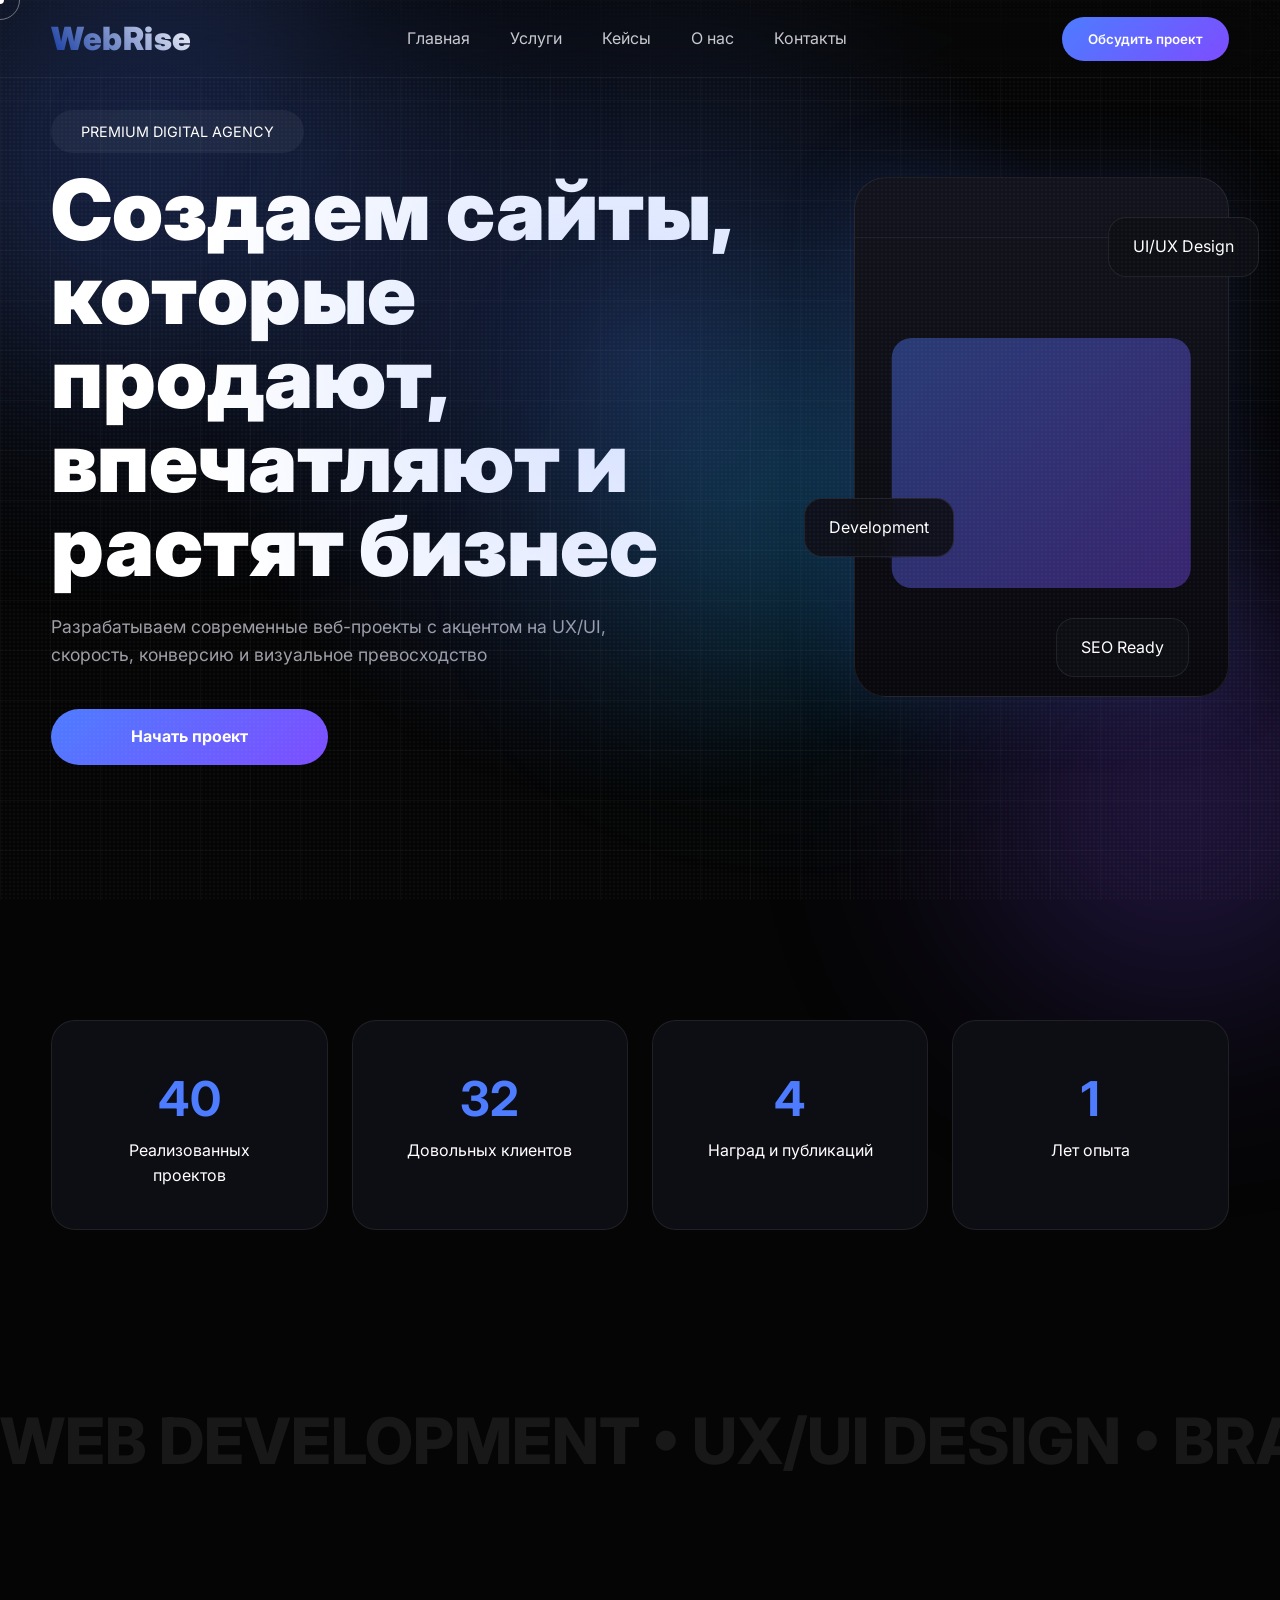
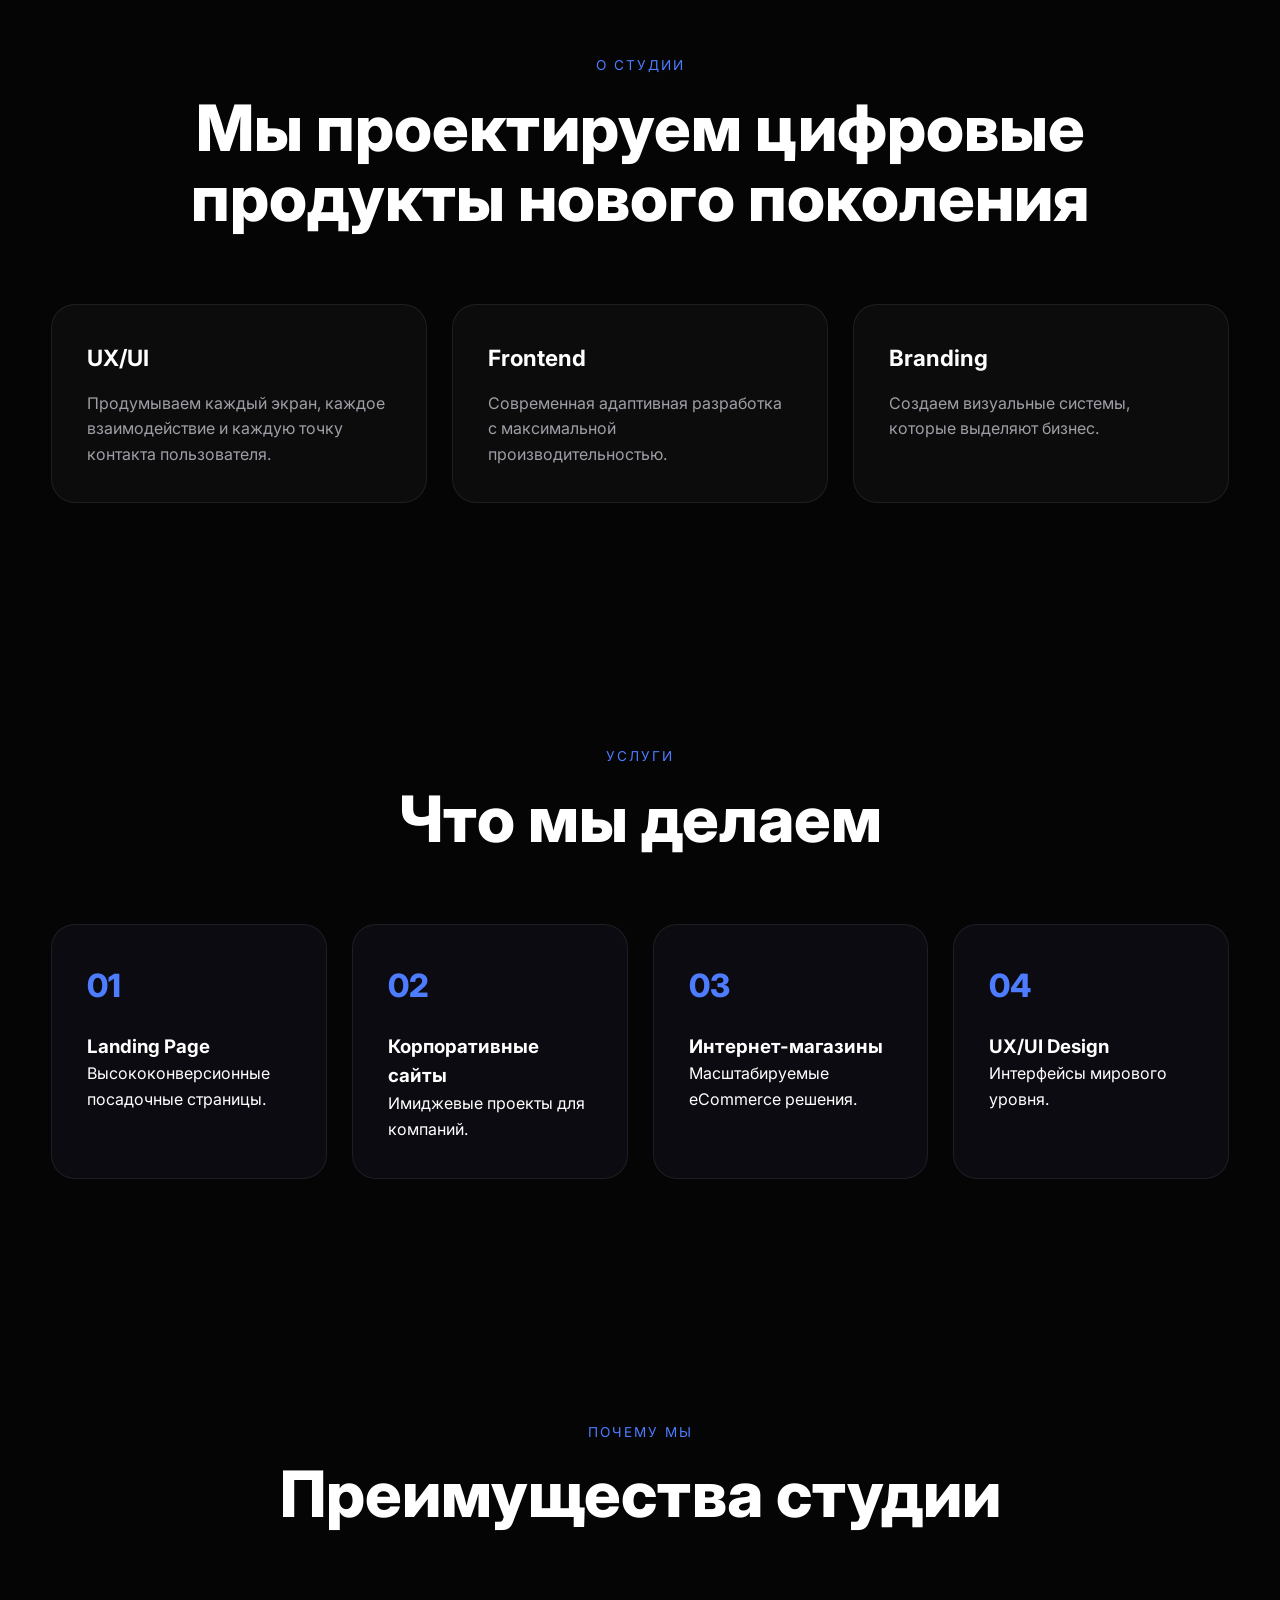
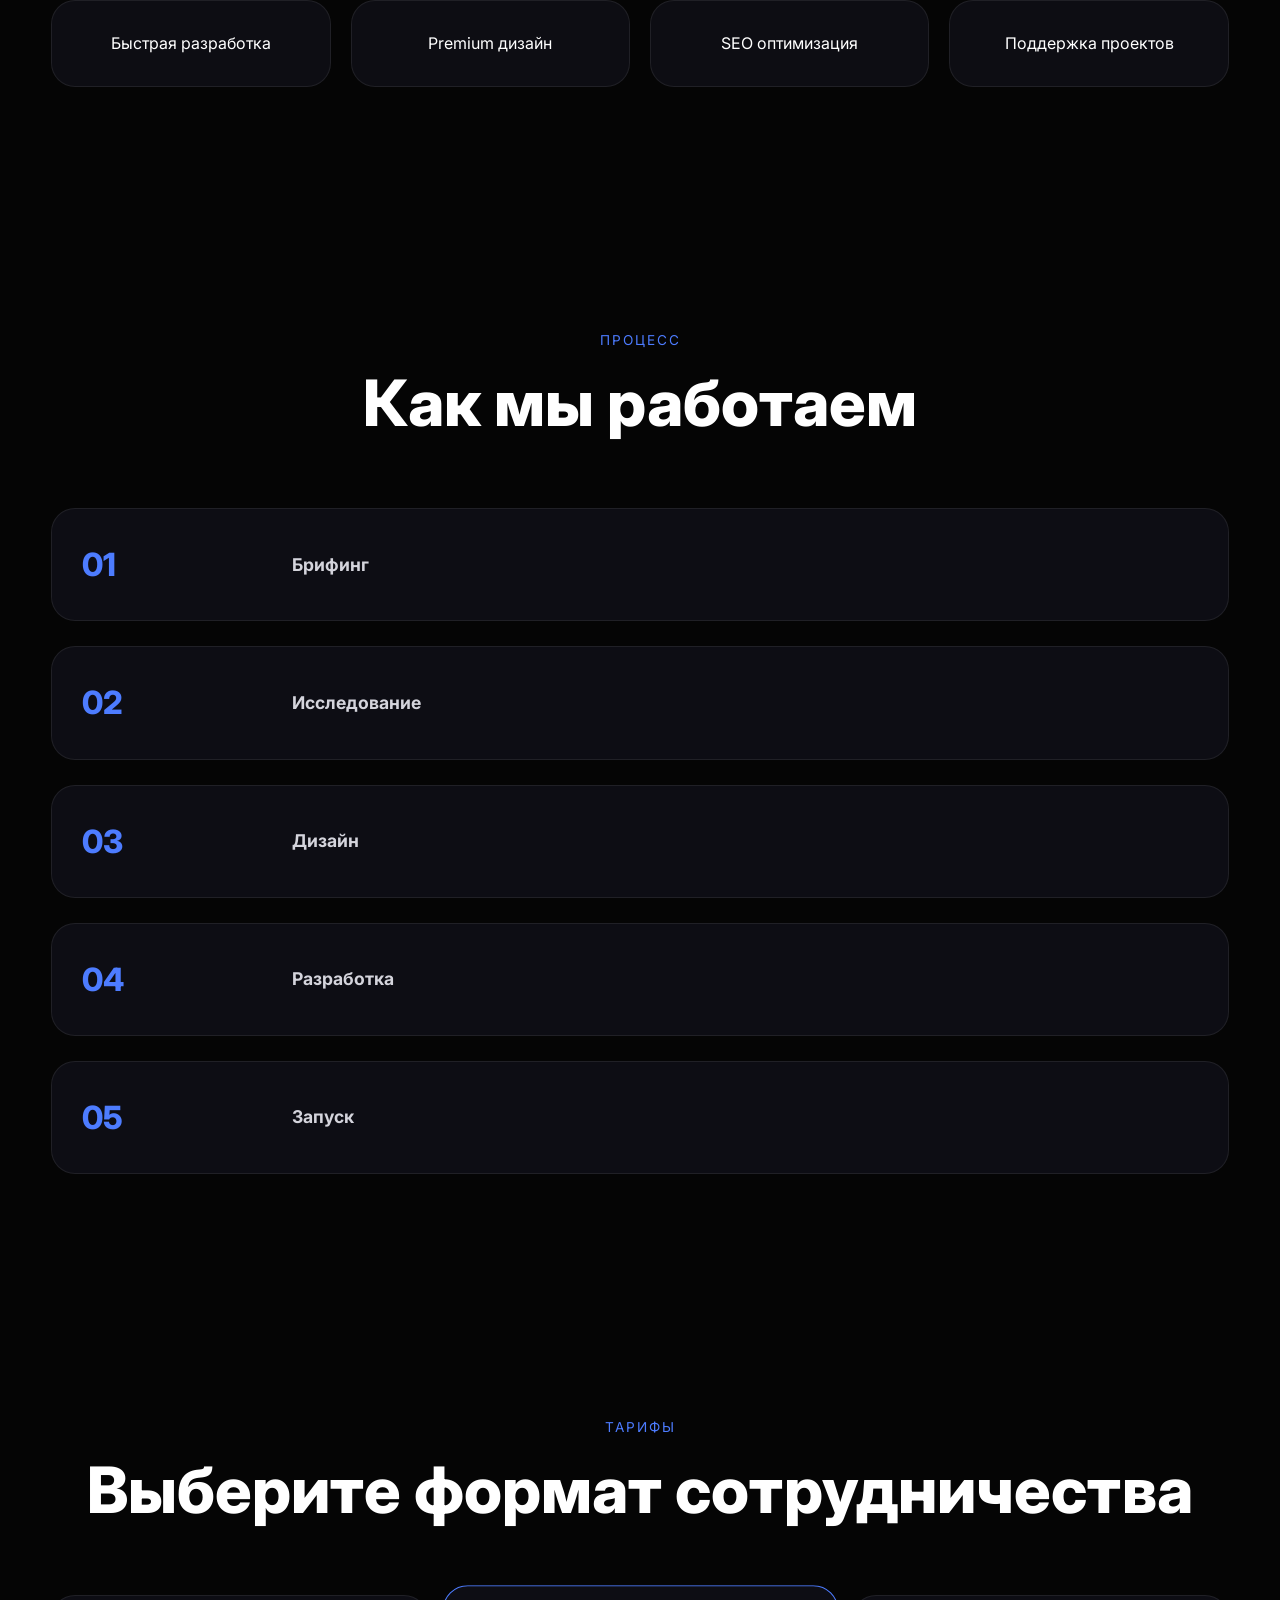
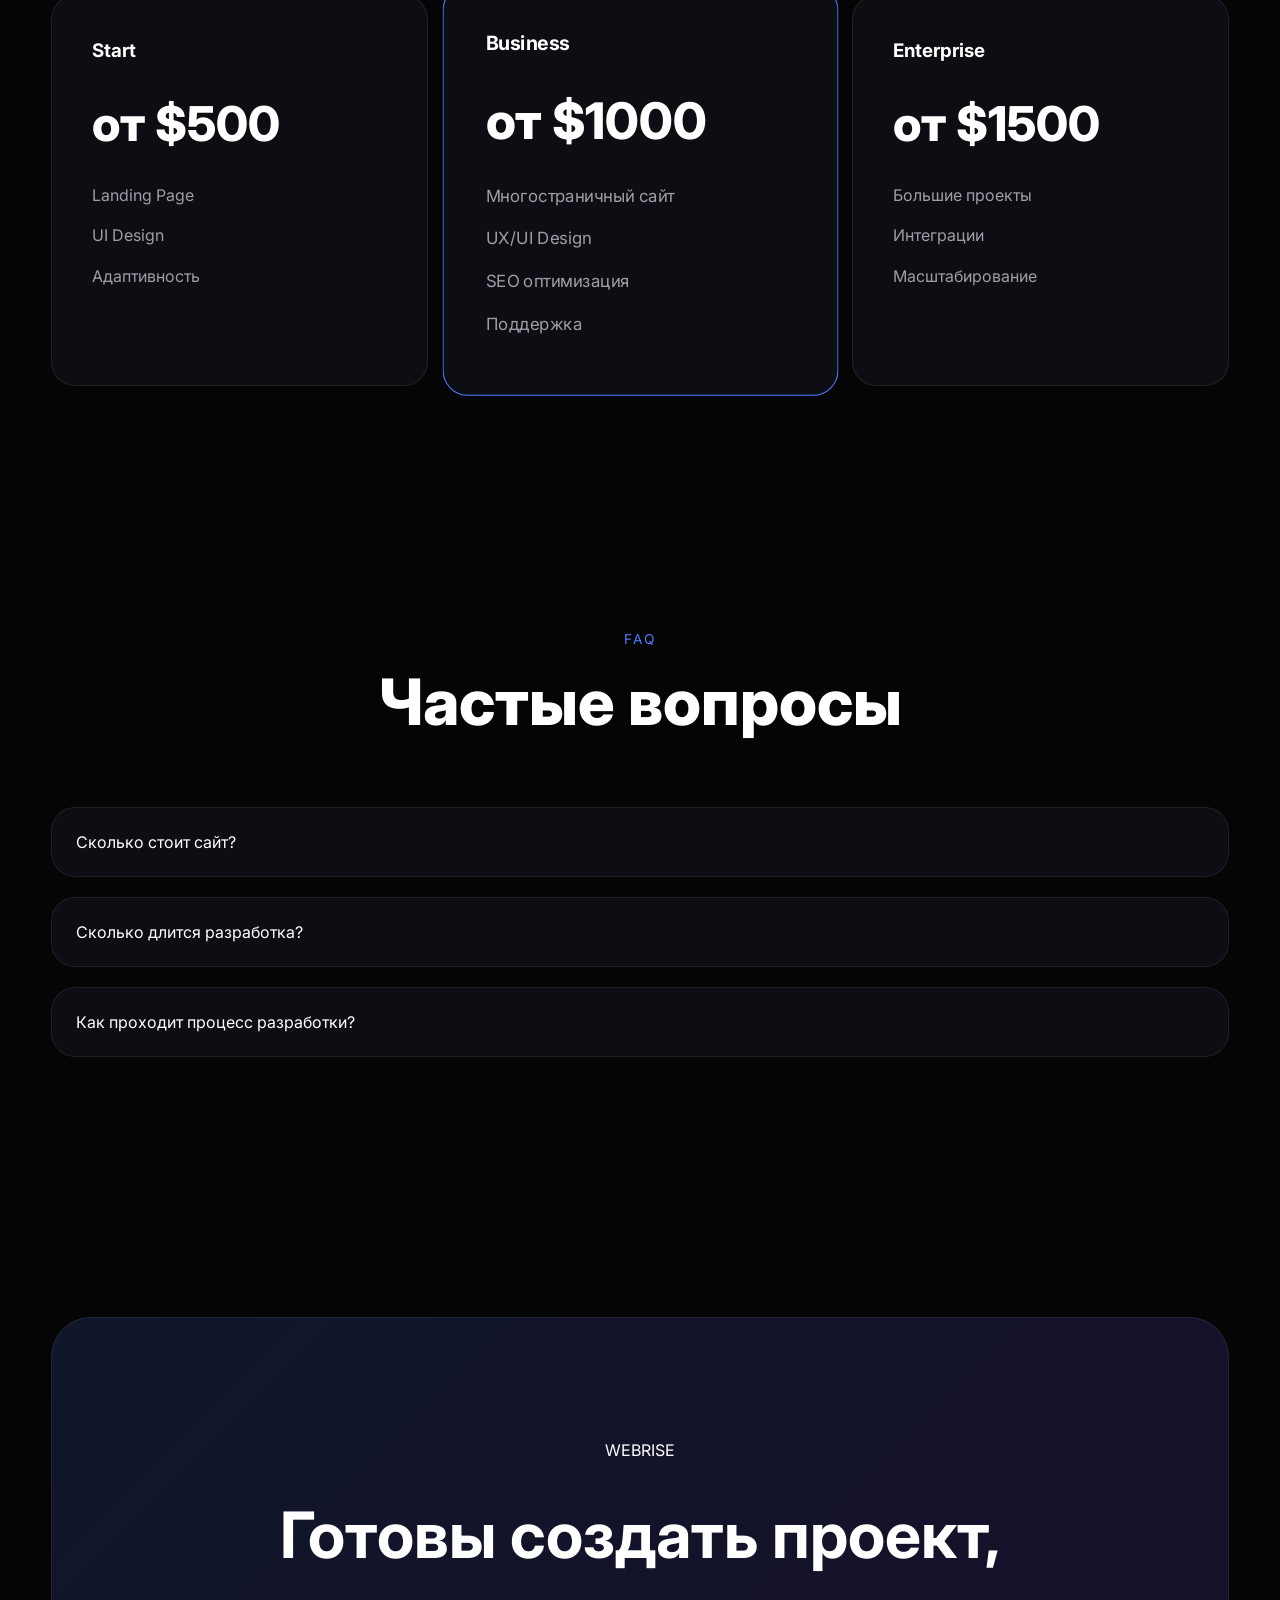
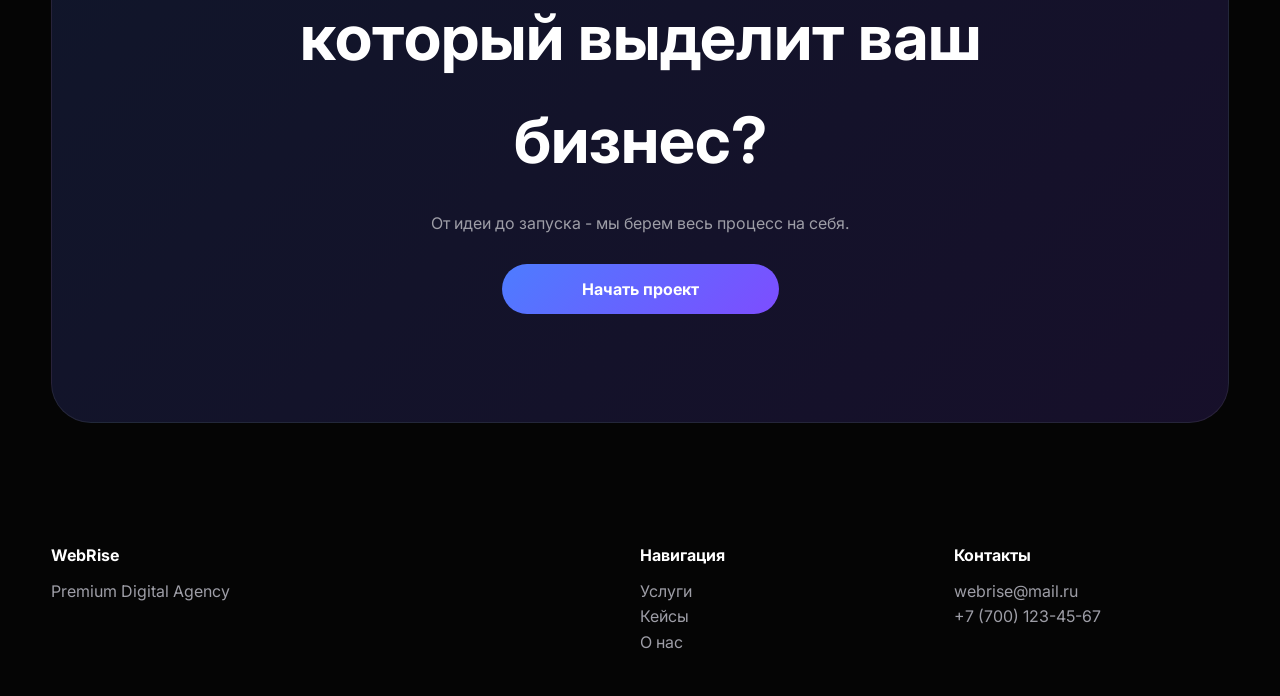
<file: index.html>
<!DOCTYPE html>
<html lang="ru">
<head>
    <meta charset="UTF-8">
    <meta name="viewport" content="width=device-width, initial-scale=1.0">
    <title>WebRise</title>

    <link rel="stylesheet" href="style.css">

    <link rel="preconnect" href="https://fonts.googleapis.com">
    <link rel="preconnect" href="https://fonts.gstatic.com" crossorigin>

    <link href="https://fonts.googleapis.com/css2?family=Inter:wght@300;400;500;600;700;800;900&display=swap" rel="stylesheet">
    <link rel="icon" type="image/x-icon" href="icon.jpg">
</head>
<body>

<div class="cursor"></div>
<div class="cursor-dot"></div>


<div class="background-orbs">

    <div class="orb orb-1"></div>
    <div class="orb orb-2"></div>
    <div class="orb orb-3"></div>

</div>

<div class="noise"></div>

<header class="header">

    <div class="container">

        <a href="#" class="logo">
            WebRise
        </a>

        <nav class="nav">

            <a href="#">Главная</a>
            <a href="services.html">Услуги</a>
            <a href="cases.html">Кейсы</a>
            <a href="about.html">О нас</a>
            <a href="contacts.html">Контакты</a>

        </nav>

        <button class="header-btn">
             <a href="contacts.html"> Обсудить проект</a>
        </button>

        <div class="burger">
            <span></span>
            <span></span>
        </div>

    </div>

</header>

<div class="mobile-menu">

    <a href="#">Главная</a>
    <a href="services.html">Услуги</a>
    <a href="cases.html">Кейсы</a>
    <a href="about.html">О нас</a>
    <a href="contacts.html">Контакты</a>

</div>

<section class="hero">

    <div class="hero-glow"></div>

    <div class="container">

        <div class="hero-content">

            <span class="hero-label">
                PREMIUM DIGITAL AGENCY
            </span>

            <h1>
                Создаем сайты,
                которые продают,
                впечатляют и растят бизнес
            </h1>

            <p>
                Разрабатываем современные веб-проекты
                с акцентом на UX/UI, скорость,
                конверсию и визуальное превосходство
            </p>

            <div class="hero-buttons">

                <a href="contacts.html" class="btn-primary">
                    Начать проект
                </a>

            </div>

        </div>

        <div class="hero-visual">

            <div class="dashboard-card main-card">

                <div class="card-top"></div>

                <div class="chart"></div>

            </div>

            <div class="floating-card card-1">
                UI/UX Design
            </div>

            <div class="floating-card card-2">
                Development
            </div>

            <div class="floating-card card-3">
                SEO Ready
            </div>

        </div>

    </div>

</section>


<section class="stats reveal">

    <div class="container">

        <div class="stats-grid">

            <div class="stat-card">
                <h3 data-counter="120">0</h3>
                <p>Реализованных проектов</p>
            </div>

            <div class="stat-card">
                <h3 data-counter="98">0</h3>
                <p>Довольных клиентов</p>
            </div>

            <div class="stat-card">
                <h3 data-counter="12">0</h3>
                <p>Наград и публикаций</p>
            </div>

            <div class="stat-card">
                <h3 data-counter="5">0</h3>
                <p>Лет опыта</p>
            </div>

        </div>

    </div>

</section>

<section class="marquee-section">

    <div class="marquee">

        <span>
            WEB DEVELOPMENT • UX/UI DESIGN • BRANDING • E-COMMERCE • SEO • WEB DEVELOPMENT • UX/UI DESIGN • BRANDING • E-COMMERCE • SEO •
        </span>

    </div>

</section>

<section class="about-studio reveal">

    <div class="container">

        <div class="section-header">

            <span>О СТУДИИ</span>

            <h2>
                Мы проектируем
                цифровые продукты нового поколения
            </h2>

        </div>

        <div class="about-grid">

            <div class="glass-card">
                <h3>UX/UI</h3>
                <p>
                    Продумываем каждый экран,
                    каждое взаимодействие и каждую
                    точку контакта пользователя.
                </p>
            </div>

            <div class="glass-card">
                <h3>Frontend</h3>
                <p>
                    Современная адаптивная разработка
                    с максимальной производительностью.
                </p>
            </div>

            <div class="glass-card">
                <h3>Branding</h3>
                <p>
                    Создаем визуальные системы,
                    которые выделяют бизнес.
                </p>
            </div>

        </div>

    </div>

</section>

<section class="services reveal">

    <div class="container">

        <div class="section-header">

            <span>УСЛУГИ</span>

            <h2>Что мы делаем</h2>

        </div>

        <div class="services-grid">

            <div class="service-card">

                <div class="service-number">01</div>

                <h3>Landing Page</h3>

                <p>
                    Высококонверсионные посадочные страницы.
                </p>

            </div>

            <div class="service-card">

                <div class="service-number">02</div>

                <h3>Корпоративные сайты</h3>

                <p>
                    Имиджевые проекты для компаний.
                </p>

            </div>

            <div class="service-card">

                <div class="service-number">03</div>

                <h3>Интернет-магазины</h3>

                <p>
                    Масштабируемые eCommerce решения.
                </p>

            </div>

            <div class="service-card">

                <div class="service-number">04</div>

                <h3>UX/UI Design</h3>

                <p>
                    Интерфейсы мирового уровня.
                </p>

            </div>

        </div>

    </div>

</section>

<section class="advantages reveal">

    <div class="container">

        <div class="section-header">

            <span>ПОЧЕМУ МЫ</span>

            <h2>Преимущества студии</h2>

        </div>

        <div class="advantages-grid">

            <div>Быстрая разработка</div>
            <div>Premium дизайн</div>
            <div>SEO оптимизация</div>
            <div>Поддержка проектов</div>

        </div>

    </div>

</section>

<section class="process reveal">

    <div class="container">

        <div class="section-header">

            <span>ПРОЦЕСС</span>

            <h2>Как мы работаем</h2>

        </div>

<div class="steps-wrapper">

            <div class="steps-item">

                <div class="steps-number">
                    01
                </div>

                <div class="steps-content">
                    Брифинг
                </div>

            </div>

            <div class="steps-item">

                <div class="steps-number">
                    02
                </div>

                <div class="steps-content">
                    Исследование
                </div>

            </div>

            <div class="steps-item">

                <div class="steps-number">
                    03
                </div>

                <div class="steps-content">
                    Дизайн
                </div>

            </div>

            <div class="steps-item">

                <div class="steps-number">
                    04
                </div>

                <div class="steps-content">
                    Разработка
                </div>

            </div>

            <div class="steps-item">

                <div class="steps-number">
                    05
                </div>

                <div class="steps-content">
                    Запуск
                </div>

            </div>

        </div>

    </div>

</section>



<section class="pricing reveal">

    <div class="container">

        <div class="section-header">

            <span>ТАРИФЫ</span>

            <h2>
                Выберите формат сотрудничества
            </h2>

        </div>

        <div class="pricing-grid">

            <div class="price-card">

                <h3>Start</h3>

                <div class="price">
                    от $500
                </div>

                <ul>

                    <li>Landing Page</li>
                    <li>UI Design</li>
                    <li>Адаптивность</li>

                </ul>

            </div>

            <div class="price-card featured">

                <h3>Business</h3>

                <div class="price">
                    от $1000
                </div>

                <ul>

                    <li>Многостраничный сайт</li>
                    <li>UX/UI Design</li>
                    <li>SEO оптимизация</li>
                    <li>Поддержка</li>

                </ul>

            </div>

            <div class="price-card">

                <h3>Enterprise</h3>

                <div class="price">
                     от $1500
                </div>

                <ul>

                    <li>Большие проекты</li>
                    <li>Интеграции</li>
                    <li>Масштабирование</li>

                </ul>

            </div>

        </div>

    </div>

</section>


<section class="faq reveal">

    <div class="container">

        <div class="section-header">

            <span>FAQ</span>

            <h2>Частые вопросы</h2>

        </div>

        <div class="faq-item">

            <button class="faq-question">
                Сколько стоит сайт?
            </button>

            <div class="faq-answer">
                Стоимость зависит от сложности проекта. Подробности можете узнать в разделе "Тарифы" и написать нам для консультации.
            </div>

        </div>

        <div class="faq-item">

            <button class="faq-question">
                Сколько длится разработка?
            </button>

            <div class="faq-answer">
                В среднем от 2 до 8 недель. Это зависит от объема работ и ваших требований. Мы всегда стараемся уложиться в сроки.
            </div>

        </div>

        <div class="faq-item">

            <button class="faq-question">
               Как проходит процесс разработки?
            </button>

            <div class="faq-answer">
               Мы работаем по прозрачному процессу: брифинг, исследование, дизайн, разработка и запуск. Вы всегда в курсе на каком этапе проект.
            </div>

        </div>

    </div>

</section>

<section class="premium-cta">

    <div class="container">

        <div class="premium-box">

            <span>WEBRISE</span>

            <h2>
                Готовы создать проект,
                который выделит ваш бизнес?
            </h2>

            <p>
                От идеи до запуска -
                мы берем весь процесс на себя.
            </p>

            <a
            href="contacts.html"
            class="btn-primary">

                Начать проект

            </a>

        </div>

    </div>

</section>


<footer class="footer">

    <div class="container">

        <div class="footer-grid">

            <div>

                <h4>WebRise</h4>

                <p>
                    Premium Digital Agency
                </p>

            </div>

            <div>

                <h4>Навигация</h4>

                <a href="services.html">Услуги</a>
                <a href="cases.html">Кейсы</a>
                <a href="about.html">О нас</a>

            </div>

            <div>

                <h4>Контакты</h4>

                <p>webrise@mail.ru</p>
                <p>+7 (700) 123-45-67</p>

            </div>

        </div>

    </div>

</footer>


<script src="script.js"></script>
</body>
</html>
</file>
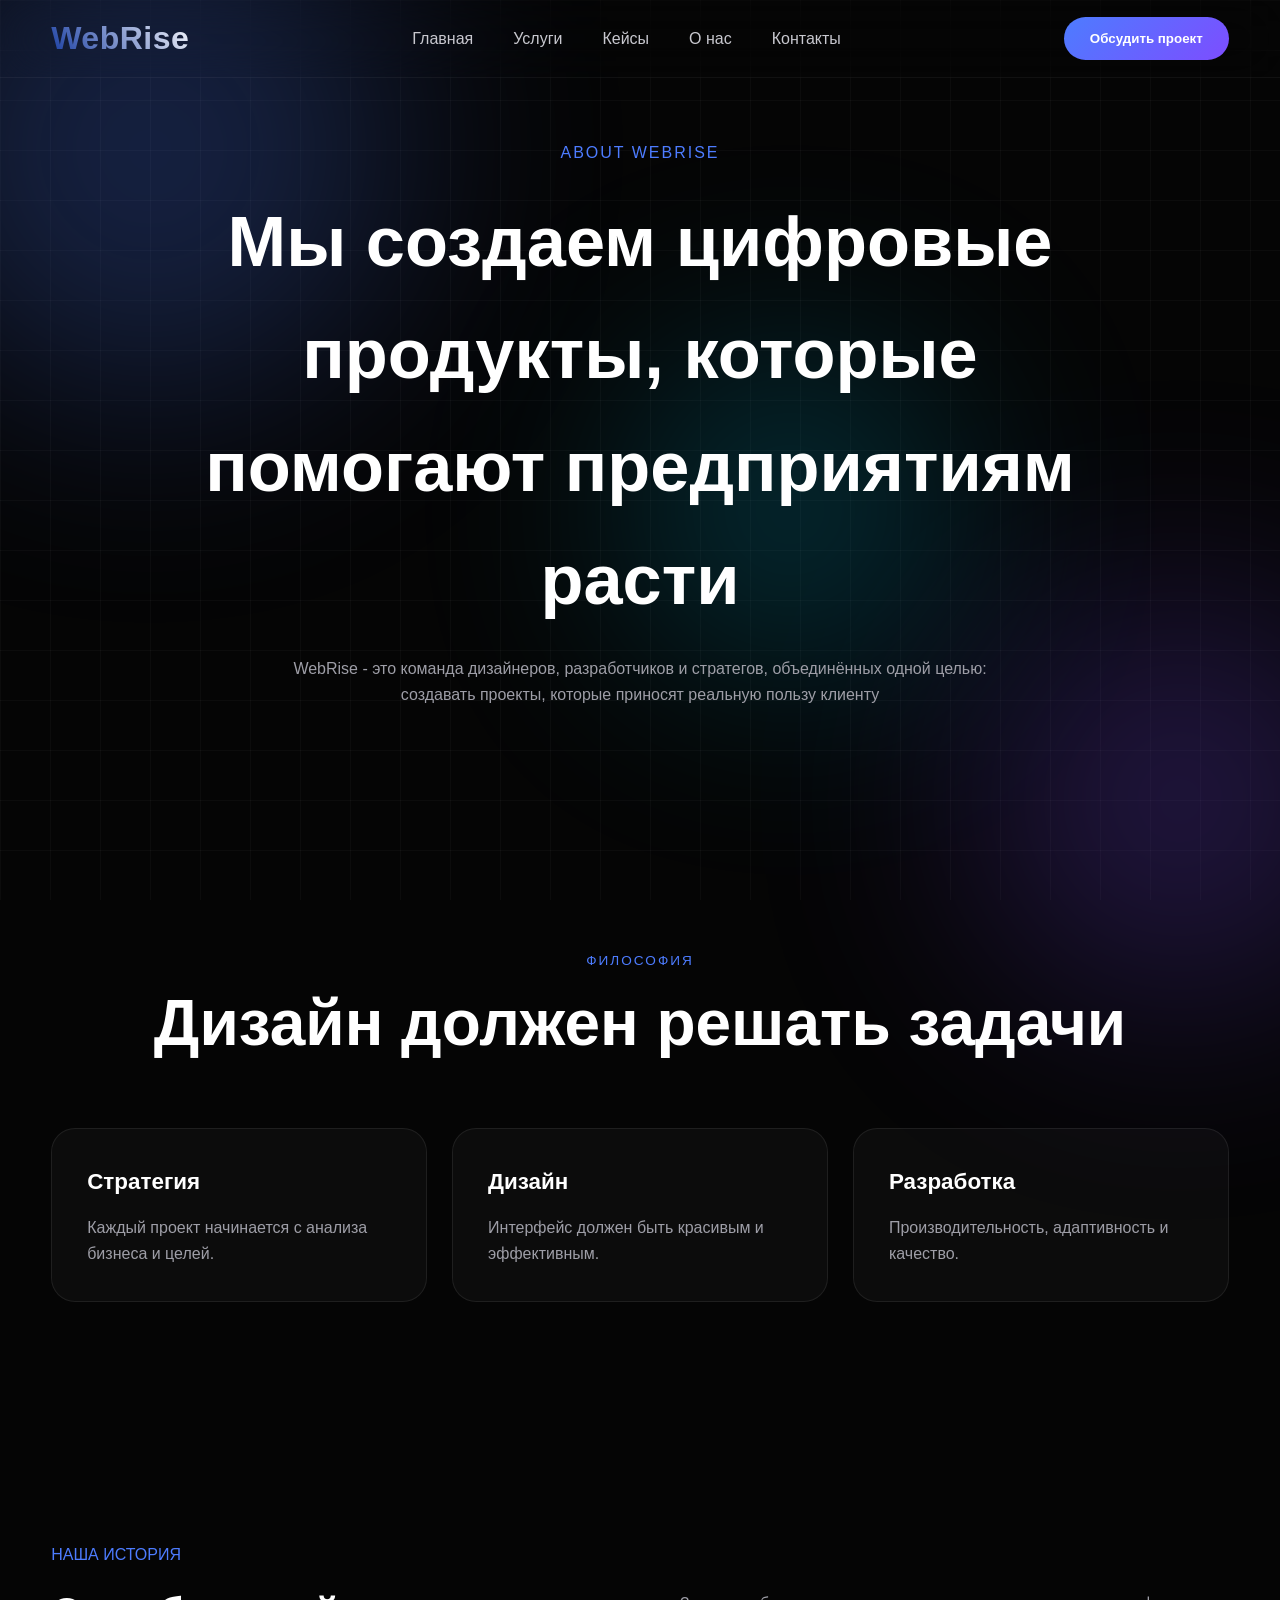
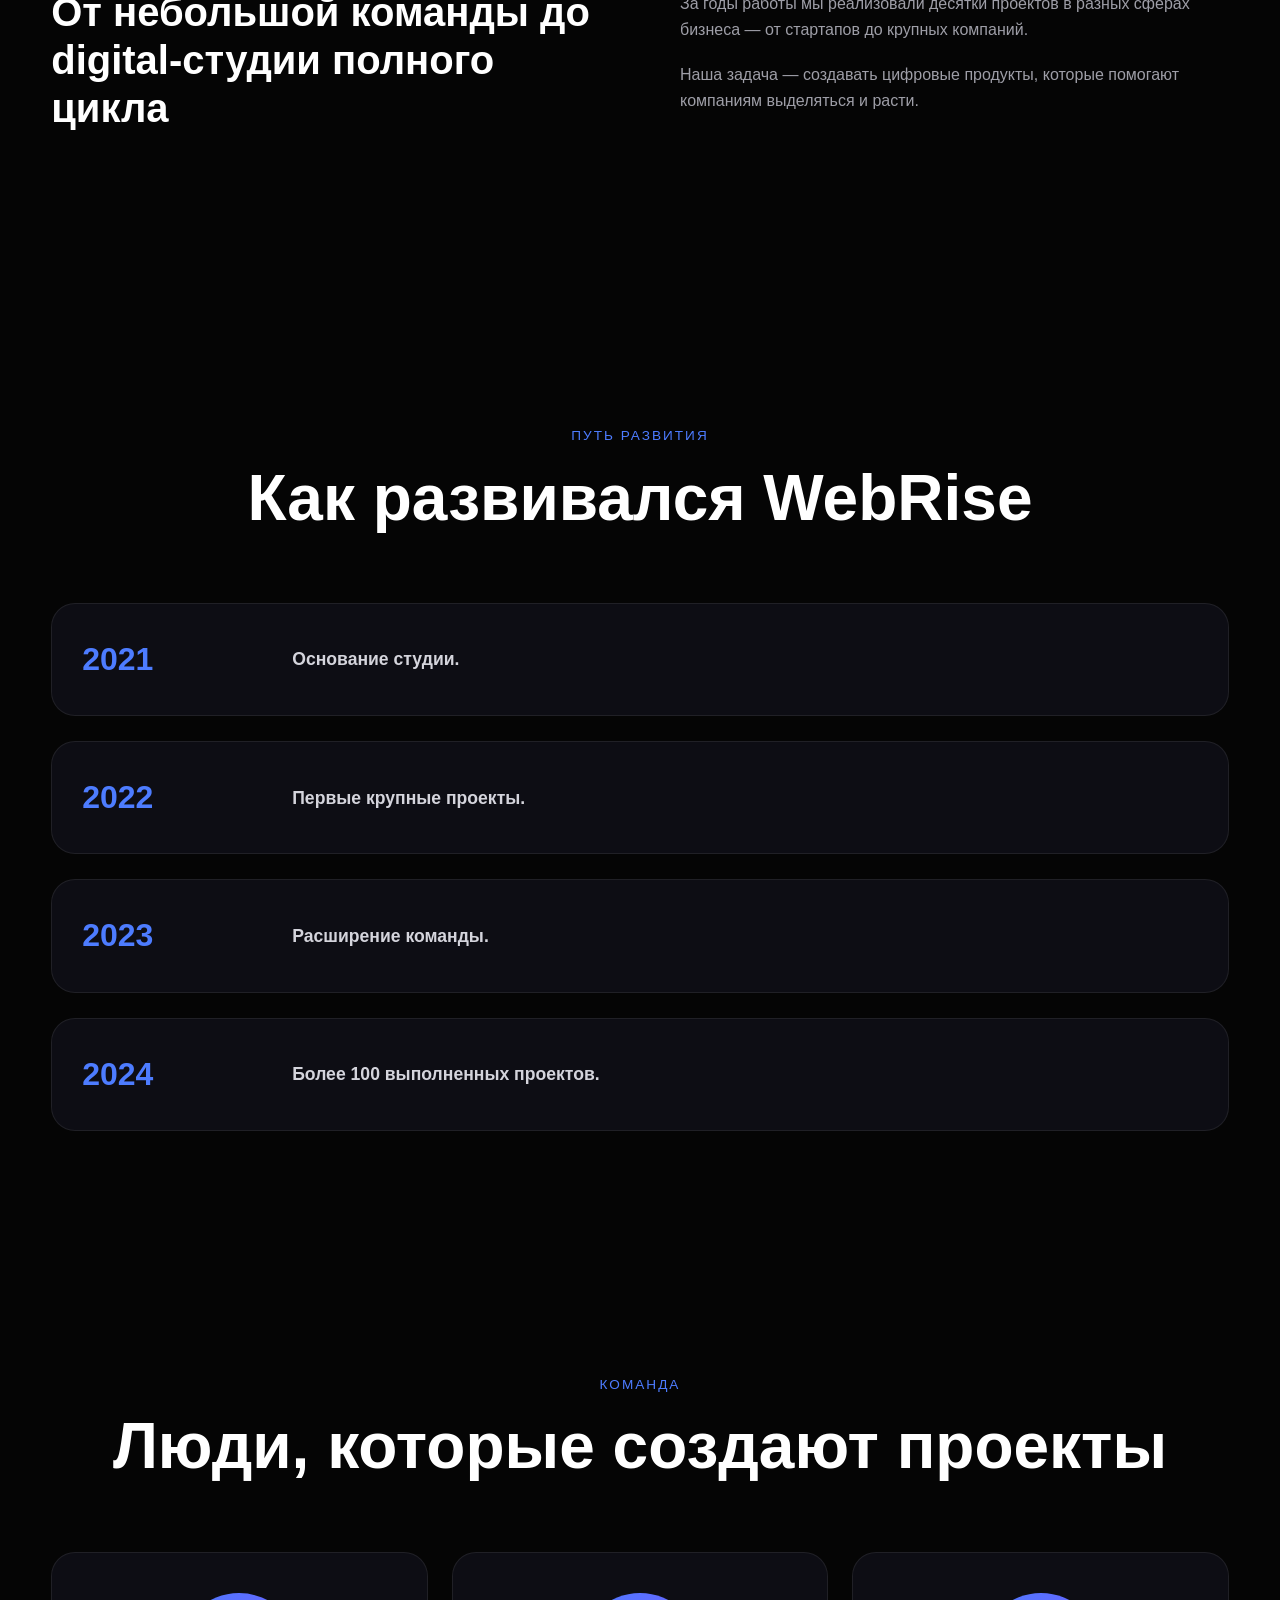
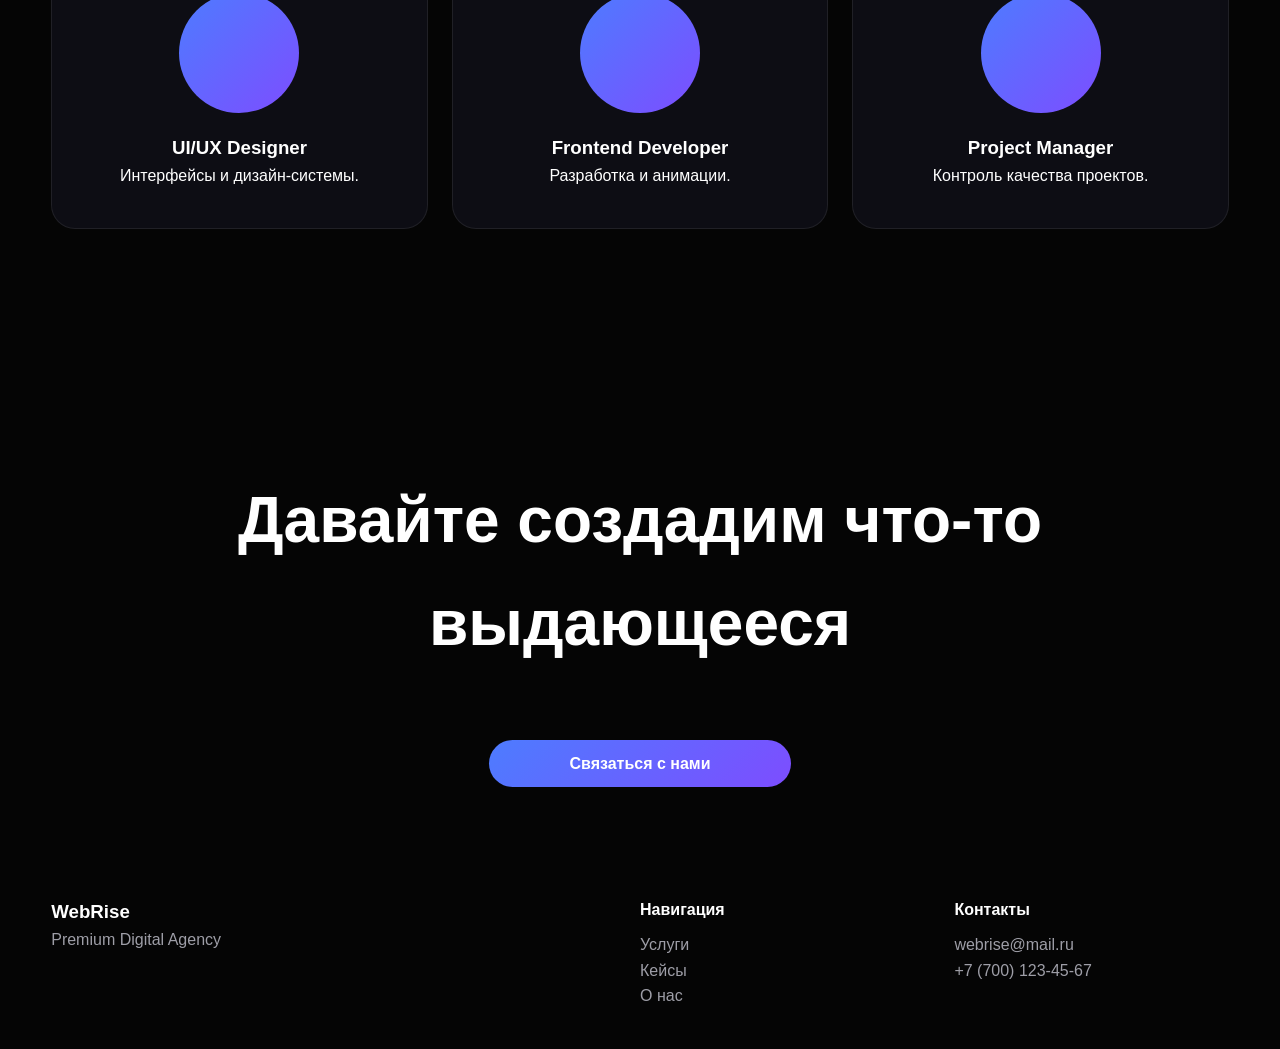
<file: about.html>
<!DOCTYPE html>
<html lang="ru">
<head>

    <meta charset="UTF-8">
    <meta name="viewport" content="width=device-width, initial-scale=1.0">

    <title>О компании | WebRise</title>

    <link rel="stylesheet" href="style.css">
    <link rel="icon" type="image/x-icon" href="icon.jpg">
</head>
<body>

    <div class="cursor"></div>
<div class="cursor-dot"></div>

<div class="background-orbs">

    <div class="orb orb-1"></div>
    <div class="orb orb-2"></div>
    <div class="orb orb-3"></div>

</div>

<header class="header">

    <div class="container">

        <a href="index.html" class="logo">
            WebRise
        </a>

        <nav class="nav">

            <a href="index.html">Главная</a>
            <a href="services.html">Услуги</a>
            <a href="cases.html">Кейсы</a>
            <a href="about.html">О нас</a>
            <a href="contacts.html">Контакты</a>

        </nav>

         <button class="header-btn">
             <a href="contacts.html"> Обсудить проект</a>
        </button>

    </div>

</header>

<section class="page-hero">

    <div class="container">

        <span>ABOUT WEBRISE</span>

        <h1>
            Мы создаем цифровые продукты, которые помогают предприятиям расти
        </h1>

        <p>
            WebRise - это команда дизайнеров,
            разработчиков и стратегов,
            объединённых одной целью:
            создавать проекты, которые
            приносят реальную пользу клиенту
        </p>

    </div>

</section>

<section class="philosophy reveal">

    <div class="container">

        <div class="section-header">

            <span>ФИЛОСОФИЯ</span>

            <h2>
                Дизайн должен решать задачи
            </h2>

        </div>

        <div class="philosophy-grid">

            <div class="glass-card">

                <h3>Стратегия</h3>

                <p>
                    Каждый проект начинается
                    с анализа бизнеса и целей.
                </p>

            </div>

            <div class="glass-card">

                <h3>Дизайн</h3>

                <p>
                    Интерфейс должен быть
                    красивым и эффективным.
                </p>

            </div>

            <div class="glass-card">

                <h3>Разработка</h3>

                <p>
                    Производительность,
                    адаптивность и качество.
                </p>

            </div>

        </div>

    </div>

</section>

<section class="story reveal">

    <div class="container">

        <div class="story-layout">

            <div>

                <span class="story-label">
                    НАША ИСТОРИЯ
                </span>

                <h2>
                    От небольшой команды
                    до digital-студии полного цикла
                </h2>

            </div>

            <div>

                <p>
                    За годы работы мы реализовали
                    десятки проектов в разных
                    сферах бизнеса — от стартапов
                    до крупных компаний.
                </p>

                <p>
                    Наша задача — создавать
                    цифровые продукты,
                    которые помогают компаниям
                    выделяться и расти.
                </p>

            </div>

        </div>

    </div>

</section>

<section class="timeline reveal">

    <div class="container">

        <div class="section-header">

            <span>ПУТЬ РАЗВИТИЯ</span>

            <h2>
                Как развивался WebRise
            </h2>

        </div>

        <div class="timeline-wrapper">

            <div class="timeline-item">

                <div class="timeline-year">
                    2021
                </div>

                <div class="timeline-content">
                    Основание студии.
                </div>

            </div>

            <div class="timeline-item">

                <div class="timeline-year">
                    2022
                </div>

                <div class="timeline-content">
                    Первые крупные проекты.
                </div>

            </div>

            <div class="timeline-item">

                <div class="timeline-year">
                    2023
                </div>

                <div class="timeline-content">
                    Расширение команды.
                </div>

            </div>

            <div class="timeline-item">

                <div class="timeline-year">
                    2024
                </div>

                <div class="timeline-content">
                    Более 100 выполненных проектов.
                </div>

            </div>

        </div>

    </div>

</section>

<section class="team reveal">

    <div class="container">

        <div class="section-header">

            <span>КОМАНДА</span>

            <h2>
                Люди, которые создают проекты
            </h2>

        </div>

        <div class="team-grid">

            <div class="team-card">

                <div class="avatar"></div>

                <h3>UI/UX Designer</h3>

                <p>
                    Интерфейсы и дизайн-системы.
                </p>

            </div>

            <div class="team-card">

                <div class="avatar"></div>

                <h3>Frontend Developer</h3>

                <p>
                    Разработка и анимации.
                </p>

            </div>

            <div class="team-card">

                <div class="avatar"></div>

                <h3>Project Manager</h3>

                <p>
                    Контроль качества проектов.
                </p>

            </div>

        </div>

    </div>

</section>

<section class="cta">

    <div class="container">

        <h2>
            Давайте создадим что-то выдающееся
        </h2>

        <a href="contacts.html" class="btn-primary">
            Связаться с нами
        </a>

    </div>

</section>

<footer class="footer">

    <div class="container">

        <div class="footer-grid">

            <div>

                <h3>WebRise</h3>

                <p>
                    Premium Digital Agency
                </p>

            </div>

            <div>

                <h4>Навигация</h4>

                <a href="services.html">Услуги</a>
                <a href="cases.html">Кейсы</a>
                <a href="about.html">О нас</a>

            </div>

            <div>

                <h4>Контакты</h4>

                <p>webrise@mail.ru</p>
                <p>+7 (700) 123-45-67</p>

            </div>

        </div>

    </div>

</footer>

<script src="script.js"></script>

</body>
</html>
</file>
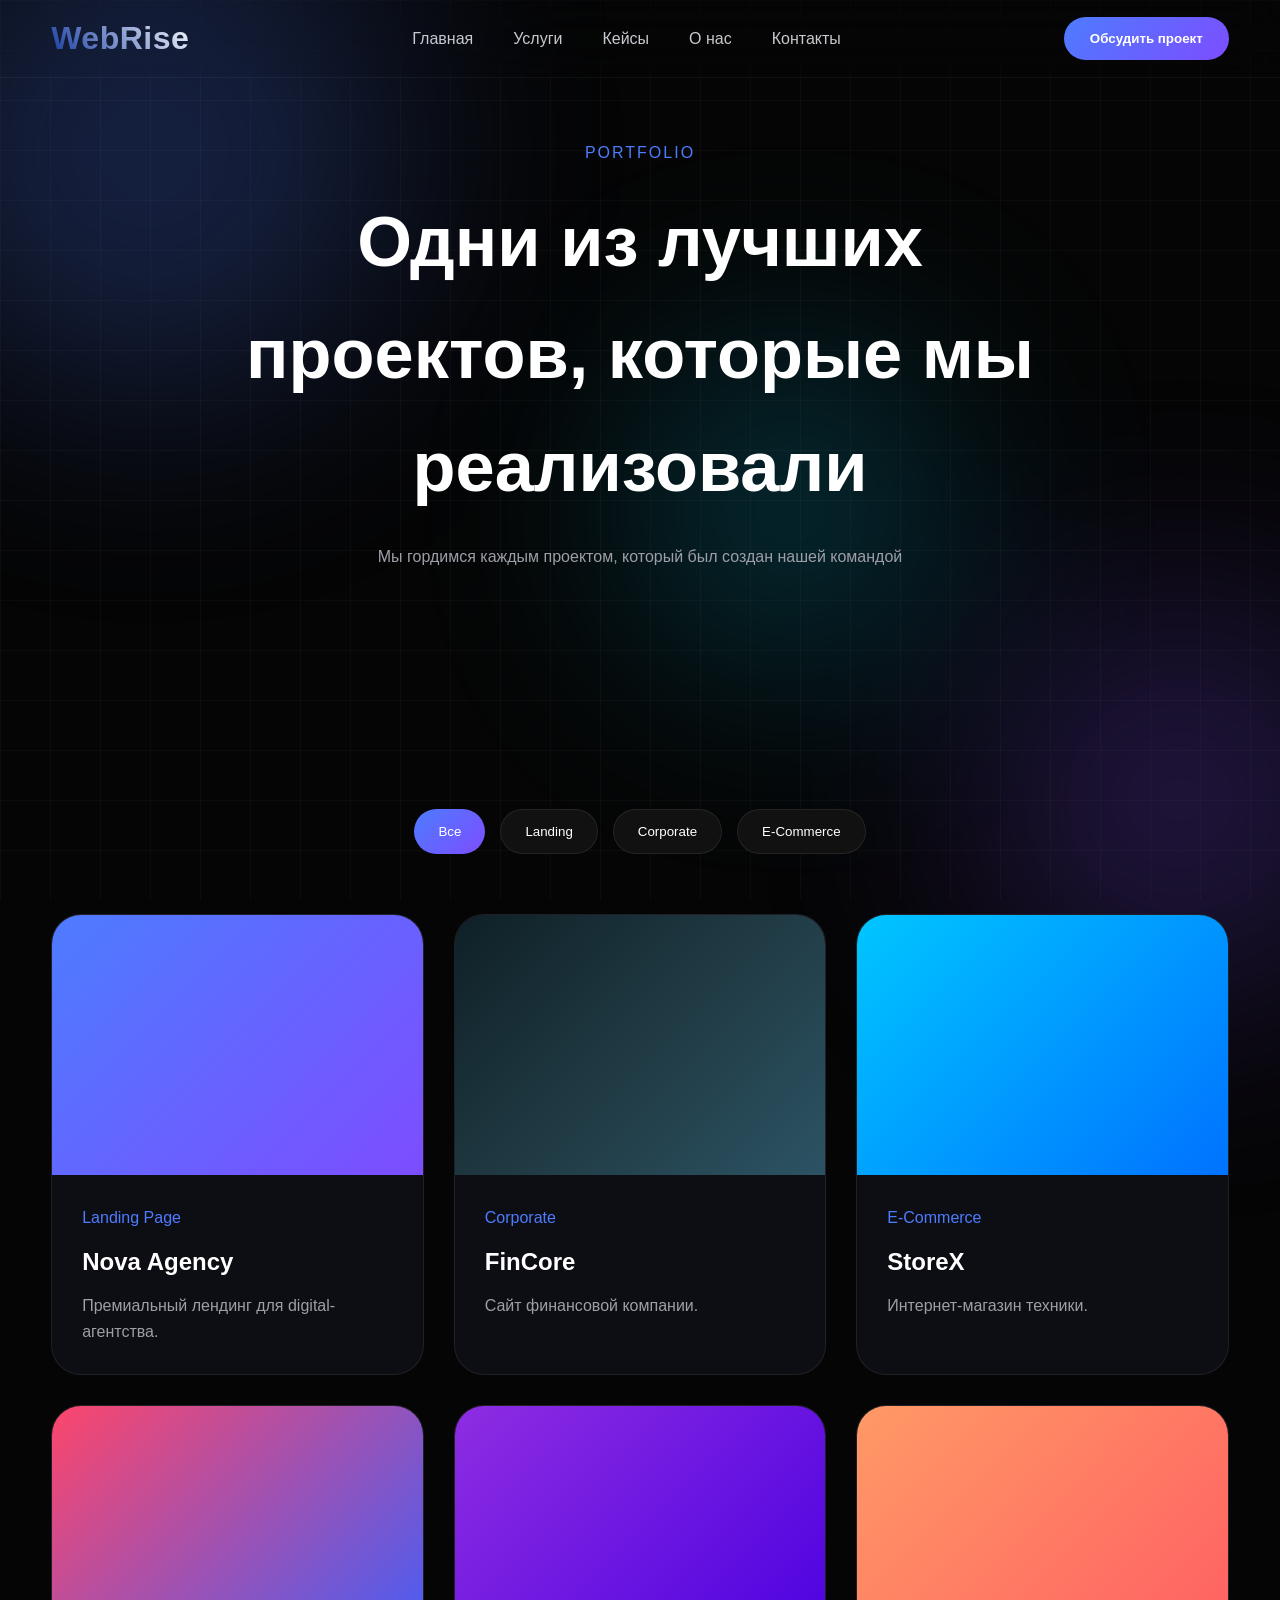
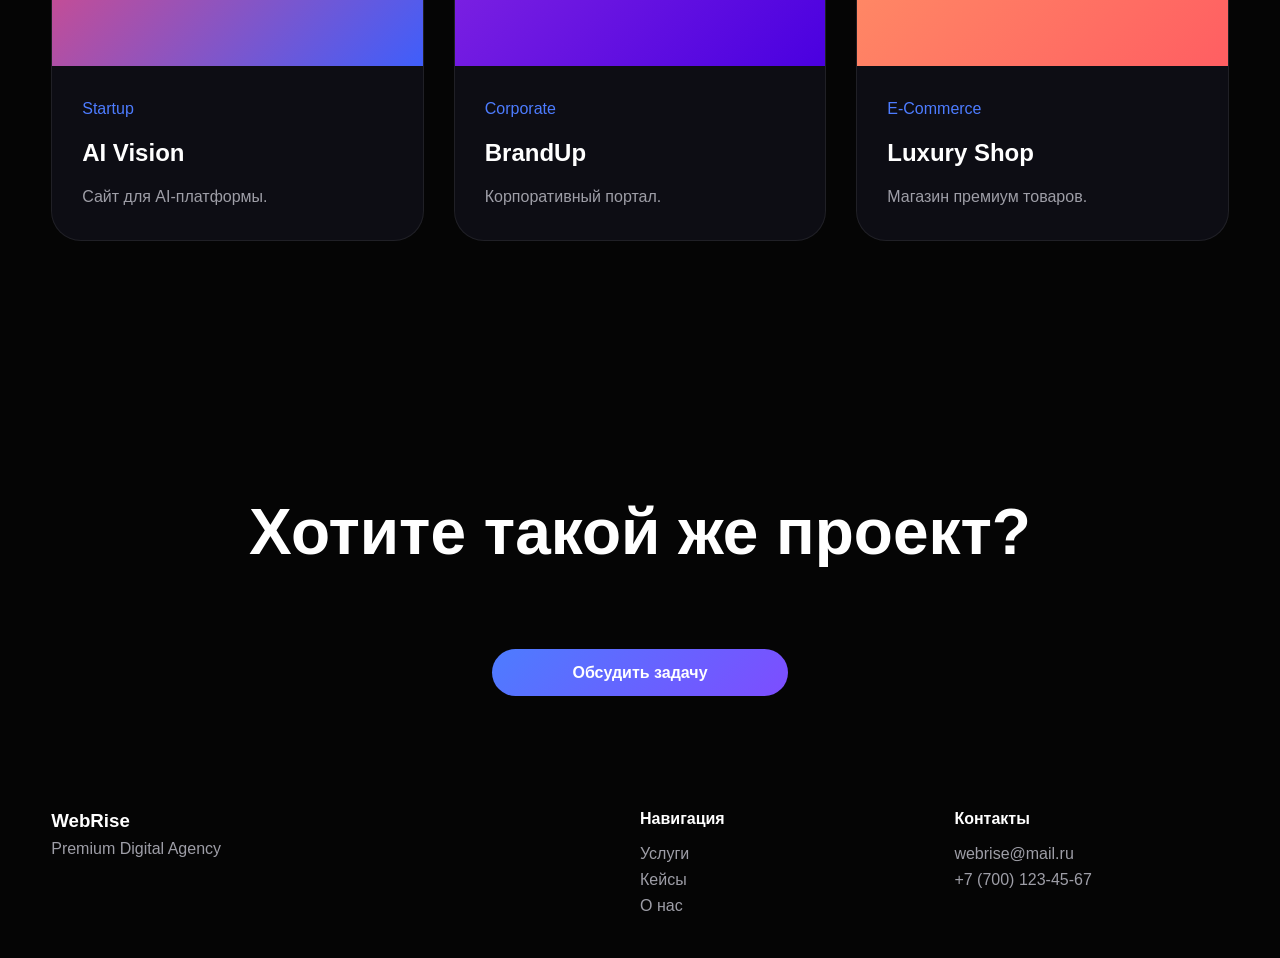
<file: cases.html>
<!DOCTYPE html>
<html lang="ru">
<head>

    <meta charset="UTF-8">
    <meta name="viewport" content="width=device-width, initial-scale=1.0">

    <title>Кейсы | WebRise</title>

    <link rel="stylesheet" href="style.css">
    <link rel="icon" type="image/x-icon" href="icon.jpg">
</head>
<body>

    <div class="cursor"></div>
<div class="cursor-dot"></div>

<div class="background-orbs">

    <div class="orb orb-1"></div>
    <div class="orb orb-2"></div>
    <div class="orb orb-3"></div>

</div>

<header class="header">

    <div class="container">

        <a href="index.html" class="logo">
            WebRise
        </a>

        <nav class="nav">

            <a href="index.html">Главная</a>
            <a href="services.html">Услуги</a>
            <a href="cases.html">Кейсы</a>
            <a href="about.html">О нас</a>
            <a href="contacts.html">Контакты</a>

        </nav>

         <button class="header-btn">
             <a href="contacts.html"> Обсудить проект</a>
        </button>

    </div>

</header>

<section class="page-hero">

    <div class="container">

        <span>PORTFOLIO</span>

        <h1>
        Одни из лучших проектов, которые мы реализовали
        </h1>

        <p>
            Мы гордимся каждым проектом, который был создан нашей командой
        </p>

    </div>

</section>

<section class="portfolio reveal">

    <div class="container">

        <div class="portfolio-filter">

            <button class="filter-btn active" data-filter="all">
                Все
            </button>

            <button class="filter-btn" data-filter="landing">
                Landing
            </button>

            <button class="filter-btn" data-filter="corporate">
                Corporate
            </button>

            <button class="filter-btn" data-filter="ecommerce">
                E-Commerce
            </button>

        </div>

        <div class="portfolio-grid">

            <article class="portfolio-card" data-category="landing">

                <div class="portfolio-image landing-bg"></div>

                <div class="portfolio-content">

                    <span>Landing Page</span>

                    <h3>Nova Agency</h3>

                    <p>
                        Премиальный лендинг
                        для digital-агентства.
                    </p>

                </div>

            </article>

            <article class="portfolio-card" data-category="corporate">

                <div class="portfolio-image corporate-bg"></div>

                <div class="portfolio-content">

                    <span>Corporate</span>

                    <h3>FinCore</h3>

                    <p>
                        Сайт финансовой компании.
                    </p>

                </div>

            </article>

            <article class="portfolio-card" data-category="ecommerce">

                <div class="portfolio-image ecommerce-bg"></div>

                <div class="portfolio-content">

                    <span>E-Commerce</span>

                    <h3>StoreX</h3>

                    <p>
                        Интернет-магазин техники.
                    </p>

                </div>

            </article>

            <article class="portfolio-card" data-category="landing">

                <div class="portfolio-image startup-bg"></div>

                <div class="portfolio-content">

                    <span>Startup</span>

                    <h3>AI Vision</h3>

                    <p>
                        Сайт для AI-платформы.
                    </p>

                </div>

            </article>

            <article class="portfolio-card" data-category="corporate">

                <div class="portfolio-image brand-bg"></div>

                <div class="portfolio-content">

                    <span>Corporate</span>

                    <h3>BrandUp</h3>

                    <p>
                        Корпоративный портал.
                    </p>

                </div>

            </article>

            <article class="portfolio-card" data-category="ecommerce">

                <div class="portfolio-image shop-bg"></div>

                <div class="portfolio-content">

                    <span>E-Commerce</span>

                    <h3>Luxury Shop</h3>

                    <p>
                        Магазин премиум товаров.
                    </p>

                </div>

            </article>

        </div>

    </div>

</section>

<section class="cta">

    <div class="container">

        <h2>
            Хотите такой же проект?
        </h2>

        <a href="contacts.html" class="btn-primary">
            Обсудить задачу
        </a>

    </div>

</section>

<footer class="footer">

    <div class="container">

        <div class="footer-grid">

            <div>

                <h3>WebRise</h3>

                <p>
                    Premium Digital Agency
                </p>

            </div>

            <div>

                <h4>Навигация</h4>

                <a href="services.html">Услуги</a>
                <a href="cases.html">Кейсы</a>
                <a href="about.html">О нас</a>

            </div>

            <div>

                <h4>Контакты</h4>

                <p>webrise@mail.ru</p>
                <p>+7 (700) 123-45-67</p>

            </div>

        </div>

    </div>

</footer>

<script src="script.js"></script>
<script src="cases.js"></script>

</body>
</html>
</file>
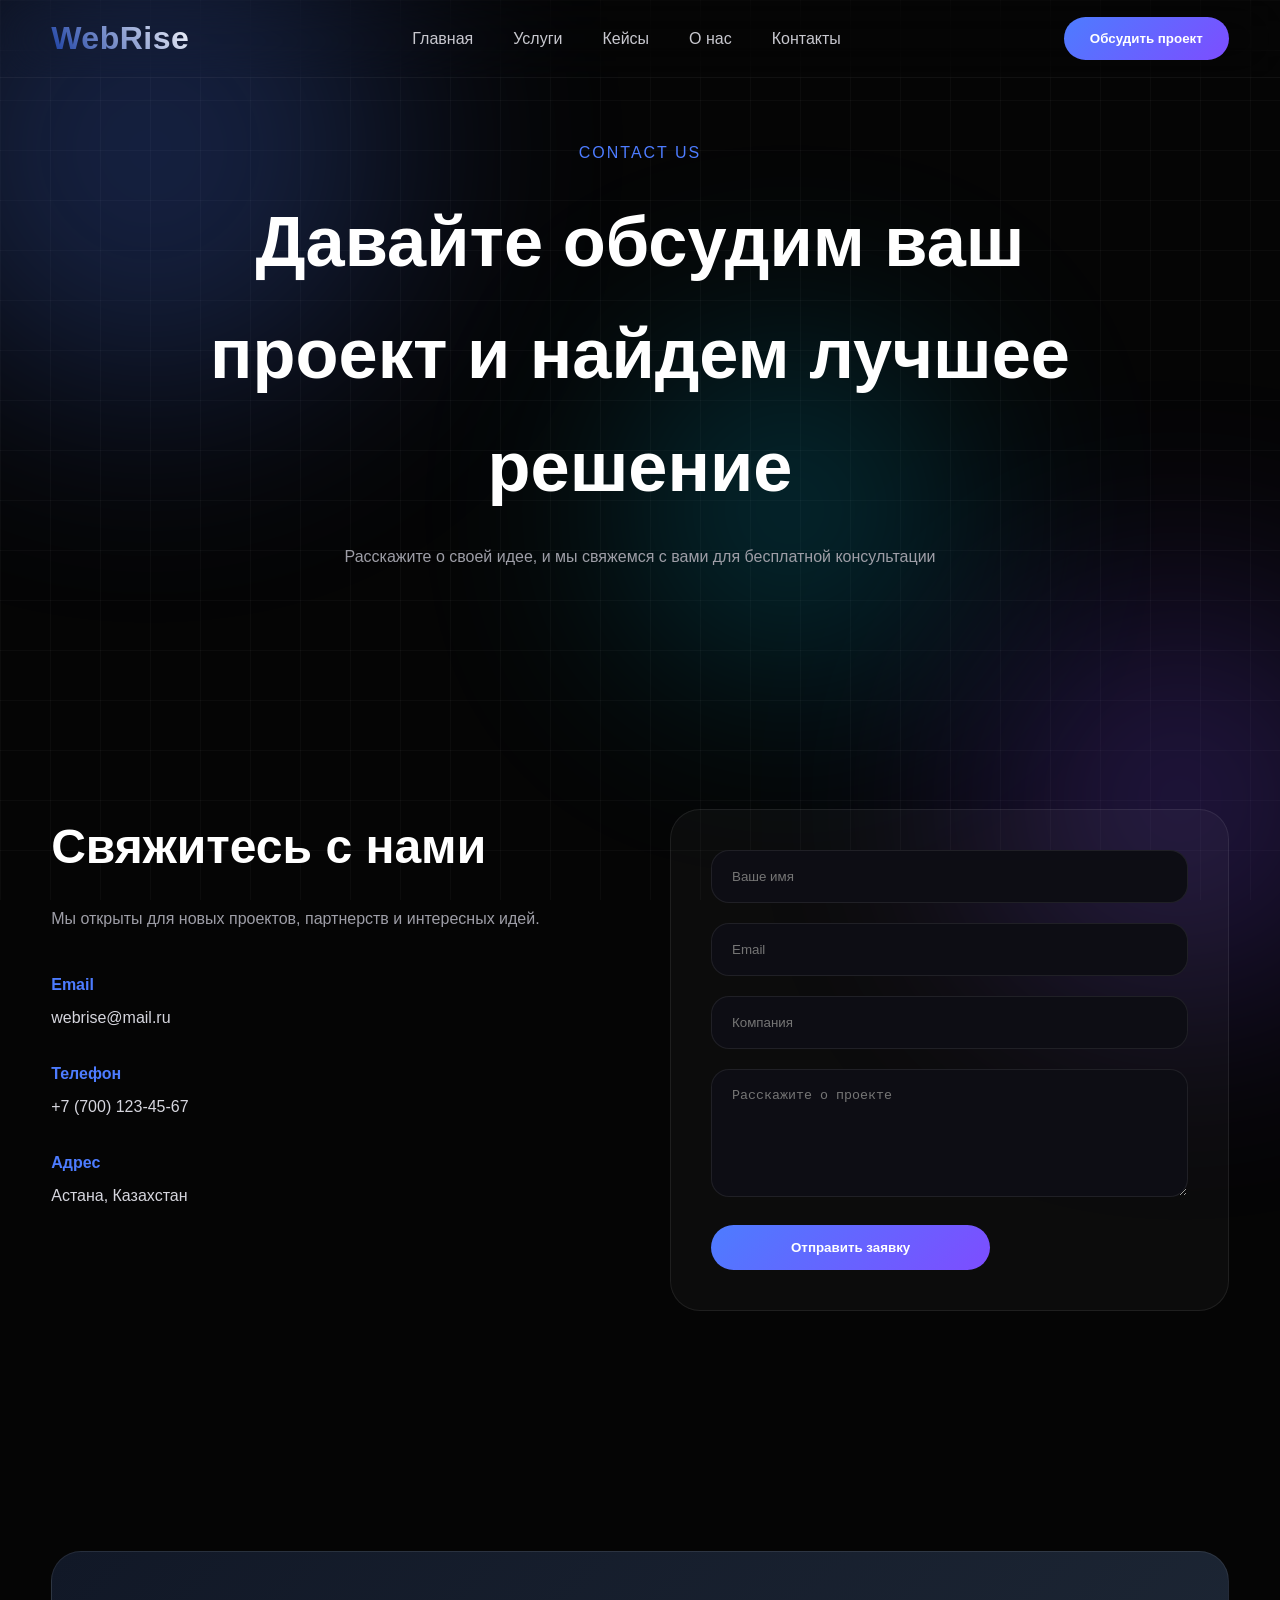
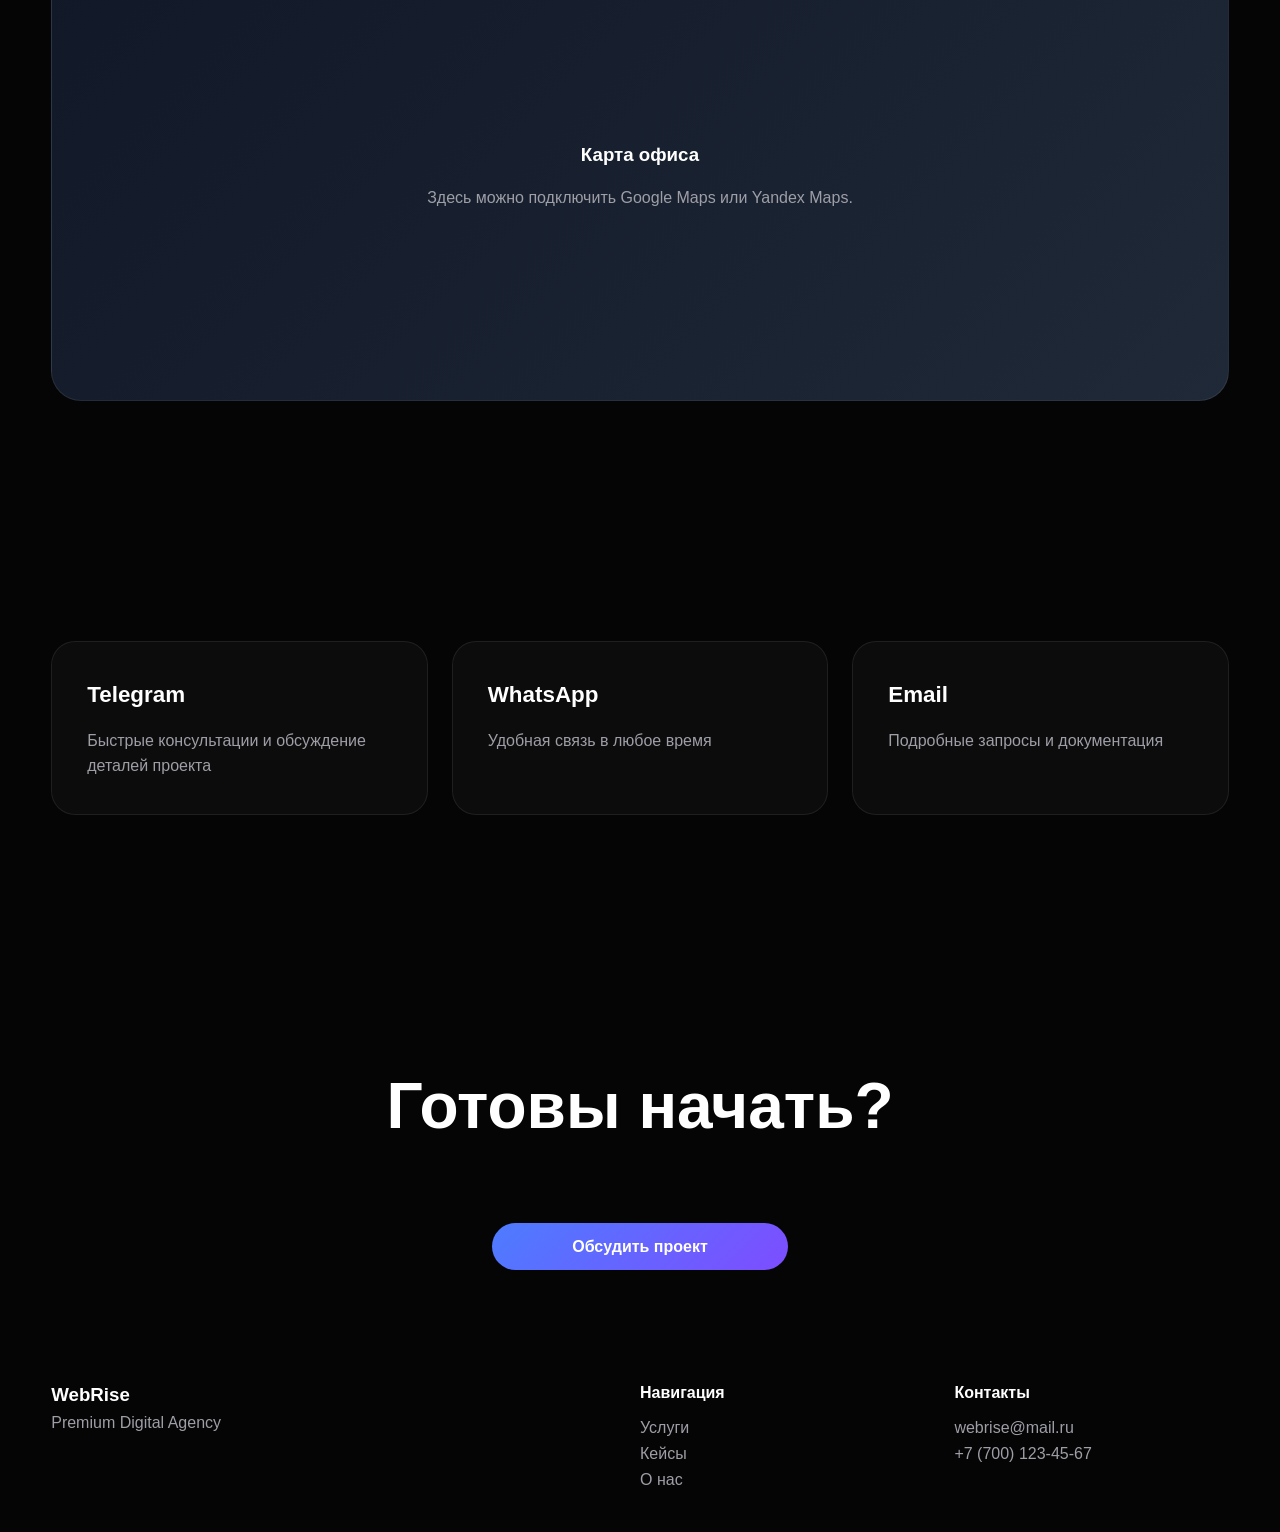
<file: contacts.html>
<!DOCTYPE html>
<html lang="ru">
<head>

    <meta charset="UTF-8">
    <meta name="viewport" content="width=device-width, initial-scale=1.0">

    <title>Контакты | WebRise</title>

    <link rel="stylesheet" href="style.css">
    <link rel="icon" type="image/x-icon" href="icon.jpg">
</head>
<body>

    <div class="cursor"></div>
<div class="cursor-dot"></div>

<div class="background-orbs">

    <div class="orb orb-1"></div>
    <div class="orb orb-2"></div>
    <div class="orb orb-3"></div>

</div>

<header class="header">

    <div class="container">

        <a href="index.html" class="logo">
            WebRise
        </a>

        <nav class="nav">

            <a href="index.html">Главная</a>
            <a href="services.html">Услуги</a>
            <a href="cases.html">Кейсы</a>
            <a href="about.html">О нас</a>
            <a href="contacts.html">Контакты</a>

        </nav>

         <button class="header-btn">
             <a href="contacts.html"> Обсудить проект</a>
        </button>

    </div>

</header>

<section class="page-hero">

    <div class="container">

        <span>CONTACT US</span>

        <h1>
            Давайте обсудим ваш проект и найдем лучшее решение
        </h1>

        <p>
            Расскажите о своей идее, и мы свяжемся с вами для бесплатной консультации
        </p>

    </div>

</section>

<section class="contact-section reveal">

    <div class="container">

        <div class="contact-layout">

            <div class="contact-info">

                <h2>
                    Свяжитесь с нами
                </h2>

                <p>
                    Мы открыты для новых проектов,
                    партнерств и интересных идей.
                </p>

                <div class="contact-item">

                    <h4>Email</h4>

                    <span>
                        webrise@mail.ru
                    </span>

                </div>

                <div class="contact-item">

                    <h4>Телефон</h4>

                    <span>
                        +7 (700) 123-45-67
                    </span>

                </div>

                <div class="contact-item">

                    <h4>Адрес</h4>

                    <span>
                        Астана, Казахстан
                    </span>

                </div>

            </div>

            <div class="contact-form-wrapper">

                <form class="contact-form">

                    <div class="form-group">

                        <input
                        type="text"
                        placeholder="Ваше имя"
                        required>

                    </div>

                    <div class="form-group">

                        <input
                        type="email"
                        placeholder="Email"
                        required>

                    </div>

                    <div class="form-group">

                        <input
                        type="text"
                        placeholder="Компания">

                    </div>

                    <div class="form-group">

                        <textarea
                        rows="6"
                        placeholder="Расскажите о проекте"></textarea>

                    </div>

                    <button
                    type="submit"
                    class="btn-primary">

                        Отправить заявку

                    </button>

                </form>

            </div>

        </div>

    </div>

</section>

<section class="map-section reveal">

    <div class="container">

        <div class="map-card">

            <div class="map-placeholder">

                <h3>
                    Карта офиса
                </h3>

                <p>
                    Здесь можно подключить
                    Google Maps или Yandex Maps.
                </p>

            </div>

        </div>

    </div>

</section>

<section class="contact-cards reveal">

    <div class="container">

        <div class="contact-card-grid">

            <div class="glass-card">

                <h3>
                    Telegram
                </h3>

                <p>
                    Быстрые консультации
                    и обсуждение деталей проекта
                </p>

            </div>

            <div class="glass-card">

                <h3>
                    WhatsApp
                </h3>

                <p>
                    Удобная связь
                    в любое время
                </p>

            </div>

            <div class="glass-card">

                <h3>
                    Email
                </h3>

                <p>
                    Подробные запросы
                    и документация
                </p>

            </div>

        </div>

    </div>

</section>

<section class="cta">

    <div class="container">

        <h2>
            Готовы начать?
        </h2>

        <a href="#" class="btn-primary">
            Обсудить проект
        </a>

    </div>

</section>

<footer class="footer">

    <div class="container">

        <div class="footer-grid">

            <div>

                <h3>WebRise</h3>

                <p>
                    Premium Digital Agency
                </p>

            </div>

            <div>

                <h4>Навигация</h4>

                <a href="services.html">Услуги</a>
                <a href="cases.html">Кейсы</a>
                <a href="about.html">О нас</a>

            </div>

            <div>

                <h4>Контакты</h4>

                <p>webrise@mail.ru</p>
                <p>+7 (700) 123-45-67</p>

            </div>

        </div>

    </div>

</footer>

<script src="script.js"></script>

</body>
</html>
</file>
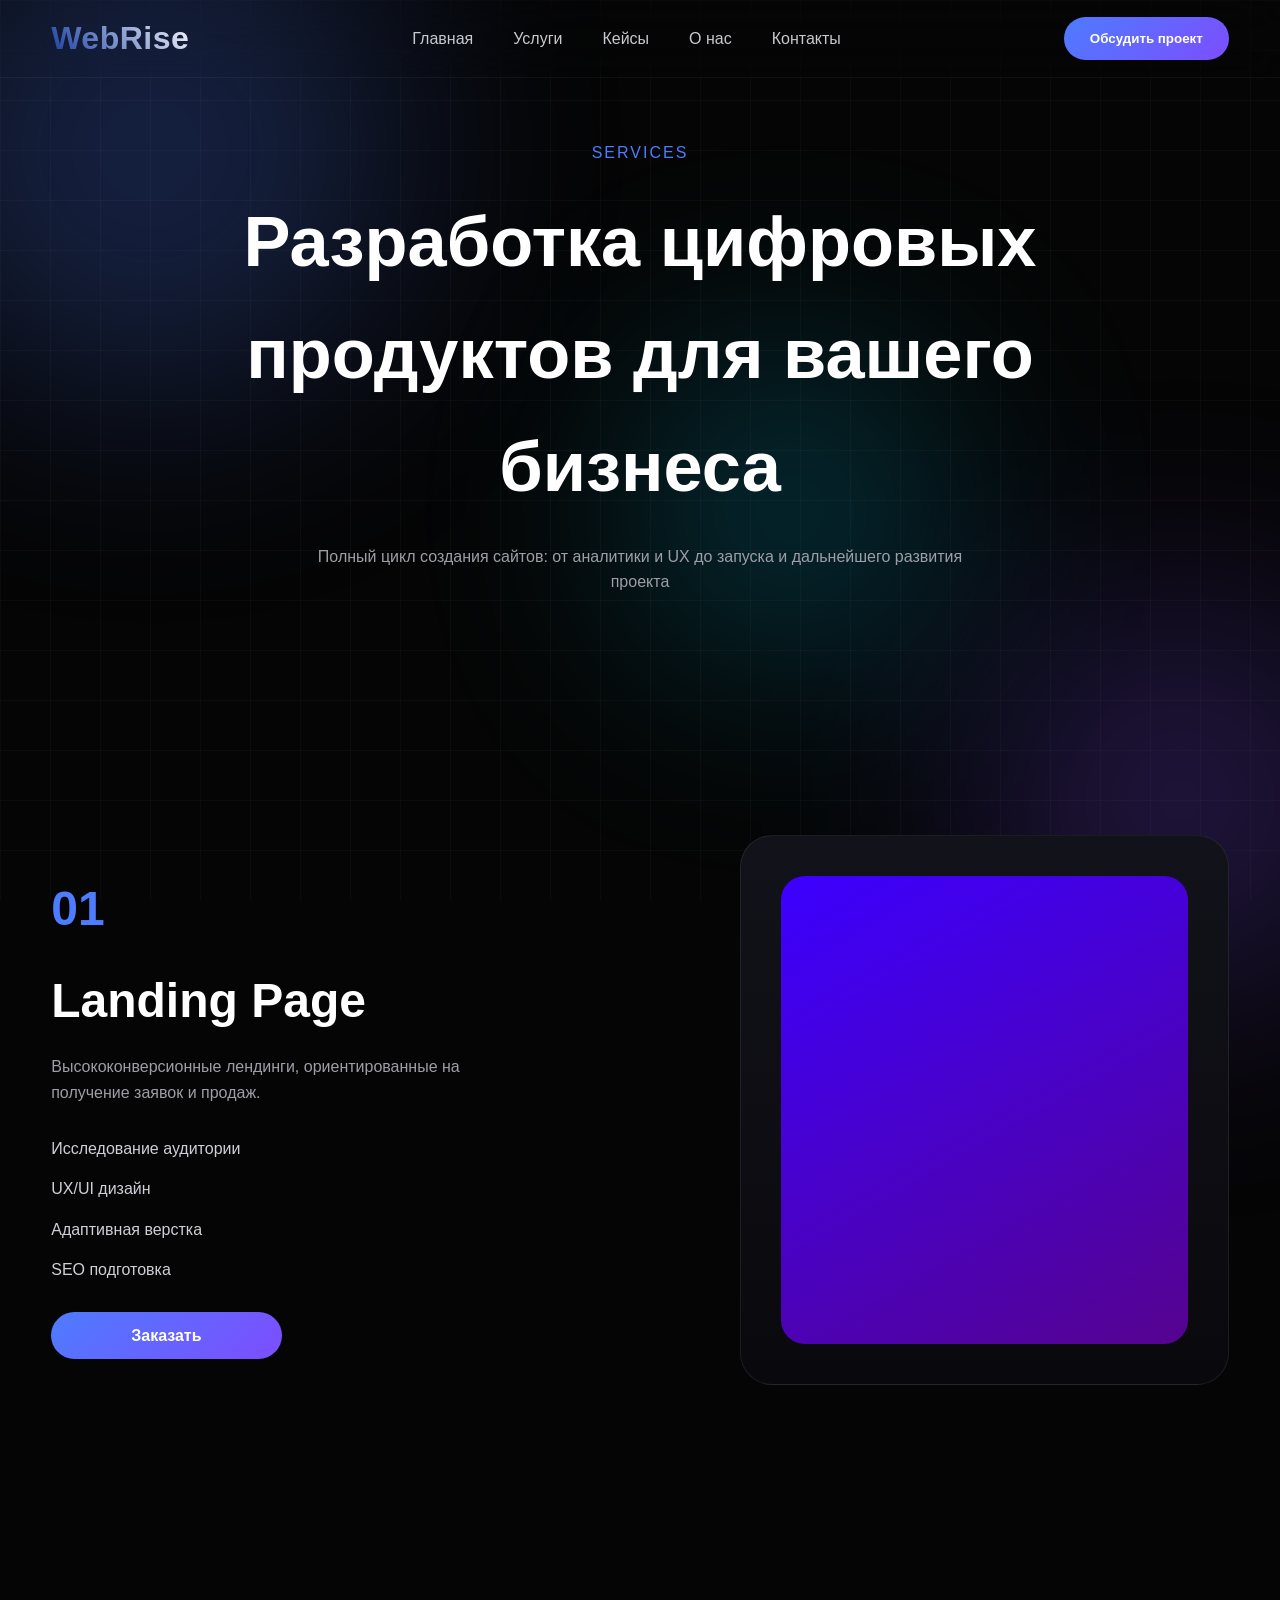
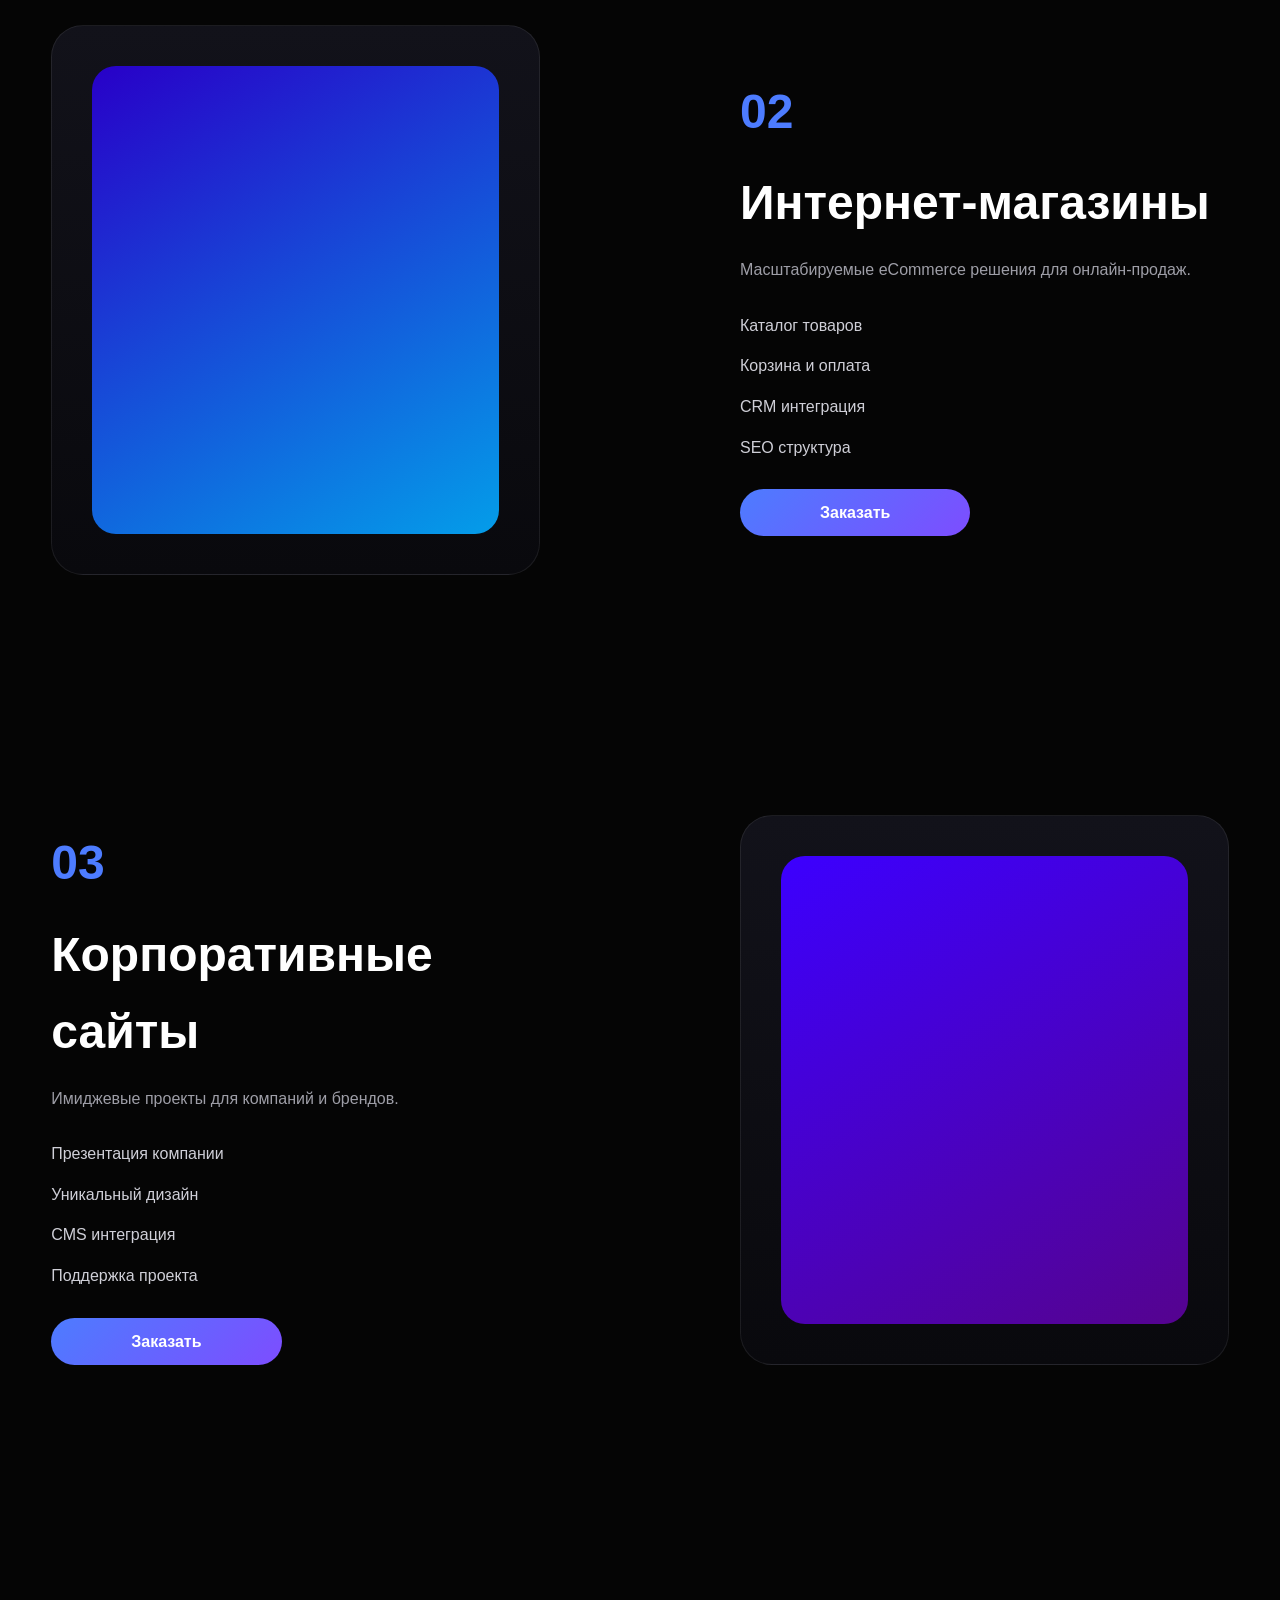
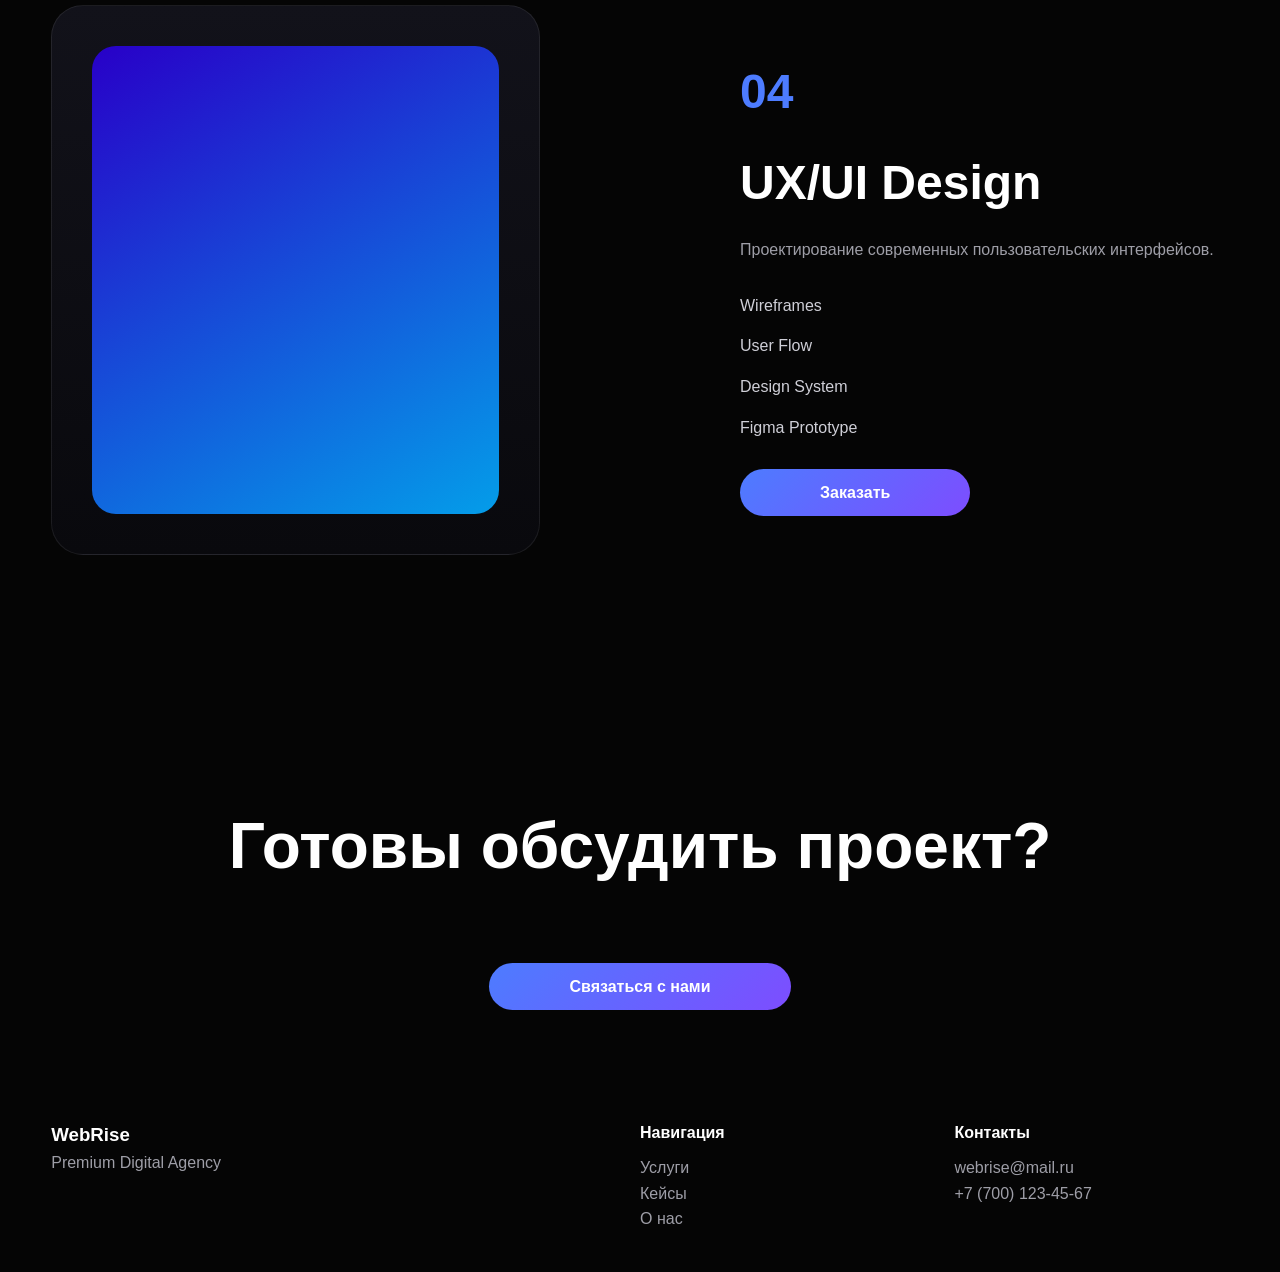
<file: services.html>
<!DOCTYPE html>
<html lang="ru">
<head>

    <meta charset="UTF-8">
    <meta name="viewport" content="width=device-width, initial-scale=1.0">

    <title>Услуги | WebRise</title>

    <link rel="stylesheet" href="style.css">
    <link rel="icon" type="image/x-icon" href="icon.jpg">
</head>
<body>

    <div class="cursor"></div>
<div class="cursor-dot"></div>

<div class="background-orbs">

    <div class="orb orb-1"></div>
    <div class="orb orb-2"></div>
    <div class="orb orb-3"></div>

</div>

<header class="header">

    <div class="container">

        <a href="index.html" class="logo">
            WebRise
        </a>

        <nav class="nav">

            <a href="index.html">Главная</a>
            <a href="services.html">Услуги</a>
            <a href="cases.html">Кейсы</a>
            <a href="about.html">О нас</a>
            <a href="contacts.html">Контакты</a>

        </nav>

         <button class="header-btn">
             <a href="contacts.html"> Обсудить проект</a>
        </button>

    </div>

</header>

<section class="page-hero">

    <div class="container">

        <span>
            SERVICES
        </span>

        <h1>
            Разработка цифровых продуктов для вашего бизнеса
        </h1>

        <p>
            Полный цикл создания сайтов:
            от аналитики и UX до запуска
            и дальнейшего развития проекта
        </p>

    </div>

</section>

<section class="service-block reveal">

    <div class="container">

        <div class="service-layout">

            <div class="service-info">

                <span>01</span>

                <h2>
                    Landing Page
                </h2>

                <p>
                    Высококонверсионные лендинги,
                    ориентированные на получение
                    заявок и продаж.
                </p>

                <ul>

                    <li>Исследование аудитории</li>
                    <li>UX/UI дизайн</li>
                    <li>Адаптивная верстка</li>
                    <li>SEO подготовка</li>

                </ul>

                <a href="contacts.html" class="btn-primary">
                    Заказать
                </a>

            </div>

            <div class="service-mockup">

                <div class="mockup-screen"></div>

            </div>

        </div>

    </div>

</section>

<section class="service-block reveal">

    <div class="container">

        <div class="service-layout reverse">

            <div class="service-mockup">

                <div class="mockup-screen ecommerce"></div>

            </div>

            <div class="service-info">

                <span>02</span>

                <h2>
                    Интернет-магазины
                </h2>

                <p>
                    Масштабируемые eCommerce решения
                    для онлайн-продаж.
                </p>

                <ul>

                    <li>Каталог товаров</li>
                    <li>Корзина и оплата</li>
                    <li>CRM интеграция</li>
                    <li>SEO структура</li>

                </ul>

                <a href="contacts.html" class="btn-primary">
                    Заказать
                </a>

            </div>

        </div>

    </div>

</section>

<section class="service-block reveal">

    <div class="container">

        <div class="service-layout">

            <div class="service-info">

                <span>03</span>

                <h2>
                    Корпоративные сайты
                </h2>

                <p>
                    Имиджевые проекты
                    для компаний и брендов.
                </p>

                <ul>

                    <li>Презентация компании</li>
                    <li>Уникальный дизайн</li>
                    <li>CMS интеграция</li>
                    <li>Поддержка проекта</li>

                </ul>

                <a href="contacts.html" class="btn-primary">
                    Заказать
                </a>

            </div>

            <div class="service-mockup">

                <div class="mockup-screen corporate"></div>

            </div>

        </div>

    </div>

</section>

<section class="service-block reveal">

    <div class="container">

        <div class="service-layout reverse">

            <div class="service-mockup">

                <div class="mockup-screen ui"></div>

            </div>

            <div class="service-info">

                <span>04</span>

                <h2>
                    UX/UI Design
                </h2>

                <p>
                    Проектирование современных
                    пользовательских интерфейсов.
                </p>

                <ul>

                    <li>Wireframes</li>
                    <li>User Flow</li>
                    <li>Design System</li>
                    <li>Figma Prototype</li>

                </ul>

                <a href="contacts.html" class="btn-primary">
                    Заказать
                </a>

            </div>

        </div>

    </div>

</section>

<section class="cta">

    <div class="container">

        <h2>
            Готовы обсудить проект?
        </h2>

        <a href="contacts.html" class="btn-primary">
            Связаться с нами
        </a>

    </div>

</section>

<footer class="footer">

    <div class="container">

        <div class="footer-grid">

            <div>

                <h3>WebRise</h3>

                <p>
                    Premium Digital Agency
                </p>

            </div>

            <div>

                <h4>Навигация</h4>

                <a href="services.html">Услуги</a>
                <a href="cases.html">Кейсы</a>
                <a href="about.html">О нас</a>

            </div>

            <div>

                <h4>Контакты</h4>

                <p>webrise@mail.ru</p>
                <p>+7 (700) 123-45-67</p>

            </div>

        </div>

    </div>

</footer>

<script src="script.js"></script>

</body>
</html>
</file>
<file: style.css>
/* ГЛАВНАЯ СТРАНИЦА */

*{
    margin:0;
    padding:0;
    box-sizing:border-box;
}

html{
    scroll-behavior:smooth;
}

body{
    font-family:'Inter',sans-serif;
    background:#050505;
    color:#fff;
    overflow-x:hidden;
    line-height:1.6;
}

a{
    text-decoration:none;
    color:inherit;
}

button{
    border:none;
    background:none;
    cursor:pointer;
    font-family:inherit;
}

img{
    max-width:100%;
    display:block;
}

/* =========================
   VARIABLES
========================= */

:root{

    --bg:#050505;
    --bg-secondary:#0b0b0f;

    --card:#0d0d13;

    --text:#ffffff;
    --text-secondary:#9e9ea7;

    --accent:#4d7cff;
    --accent2:#7d4dff;

    --border:rgba(255,255,255,.08);

    --glow:
    0 0 30px rgba(77,124,255,.3);

    --radius:24px;
}

/* =========================
   GLOBAL
========================= */

.container{
    width:min(1280px,92%);
    margin:auto;
}

section{
    padding:120px 0;
}

.section-header{
    text-align:center;
    margin-bottom:70px;
}

.section-header span{
    color:var(--accent);
    font-size:.85rem;
    letter-spacing:2px;
    text-transform:uppercase;
}

.section-header h2{
    margin-top:15px;
    font-size:clamp(2rem,5vw,4rem);
    line-height:1.1;
    font-weight:800;
    
}

.noise{
    position:fixed;
    inset:0;
    opacity:.03;
    pointer-events:none;
    z-index:999;
    background-image:
    radial-gradient(circle,#fff 1px,transparent 1px);
    background-size:4px 4px;
}

/* =========================
   HEADER
========================= */

.header{
    position:fixed;
    width:100%;
    top:0;
    left:0;
    z-index:1000;

    backdrop-filter:blur(20px);

    border-bottom:
    1px solid rgba(255,255,255,.05);
}

.header .container{
    height:77px;

    display:flex;
    align-items:center;
    justify-content:space-between;
}

.nav{
    display:flex;
    gap:40px;
}

.nav a{
    color:#c8c8cf;
    transition:.3s;
}

.nav a:hover{
    color:#fff;
}

.header-btn{
    padding:14px 26px;

    border-radius:50px;

    background:
    linear-gradient(
    135deg,
    var(--accent),
    var(--accent2));

    color:white;
    font-weight:600;

    transition:0.25s;
}

.header-btn:hover{
    transform:translateY(-3px);
    box-shadow:var(--glow);
}

/* =========================
   BURGER
========================= */

.burger{
    display:none;
    flex-direction:column;
    gap:5px;
    cursor:pointer;
}

.burger span{
    width:24px;
    height:2px;
    background:white;
}

.mobile-menu{

    position:fixed;
    top:90px;
    left:-100%;

    width:100%;
    height:100vh;

    background:#070707;

    display:flex;
    flex-direction:column;

    padding:40px;

    gap:25px;

    transition:.4s;

    z-index:999;
}

.mobile-menu.active{
    left:0;
}

.mobile-menu a{
    font-size:1.2rem;
}

/* =========================
   HERO
========================= */

.hero{

    min-height:100vh;

    display:flex;
    align-items:center;

    position:relative;

    overflow:hidden;
}

.hero .container{

    display:grid;
    grid-template-columns:2fr 1fr;
    gap:52px;
    align-items:center;
    margin-top:-10px;
}

.hero-glow{

    position:absolute;

    width:900px;
    height:900px;

    background:
    radial-gradient(
    circle,
    rgba(77,124,255,.25),
    transparent 70%);

    left:50%;
    top:40%;

    transform:translate(-50%,-50%);
}

.hero-label{

    display:inline-block;

    padding:10px 30px;

    border-radius:50px;

    background:
    rgba(255,255,255,.05);

    font-size:0.9rem;

    margin-bottom:15px;
}

.hero h1{

    font-size:clamp(
    3rem,
    7vw,
    5.25rem);

    line-height:1;

    margin-bottom:25px;

    font-weight:900;
}

.hero p{

    color:var(--text-secondary);

    max-width:600px;

    font-size:1.1rem;

    margin-bottom:40px;
}

.hero-buttons{

    display:flex;
    gap:20px;
    flex-wrap:wrap;
}

.btn-primary{

    padding:15px 80px;

    border-radius:50px;

    background:
    linear-gradient(
    135deg,
    var(--accent),
    var(--accent2));

    color:white;
    font-weight:700;

    transition:0.5s;
}

.btn-primary:hover{
    transform:translateY(-4px);
    box-shadow:var(--glow);
}


/* =========================
   MOCKUP
========================= */

.hero-visual{
    position:relative;
}

.main-card{

    height:520px;

    border-radius:32px;

    background:
    linear-gradient(
    180deg,
    #13131d,
    #08080d);

    border:
    1px solid rgba(255,255,255,.08);

    backdrop-filter:blur(20px);

    position:relative;

    overflow:hidden;

    box-shadow:
    0 0 80px rgba(77,124,255,.15);
}

.card-top{
    height:60px;

    border-bottom:
    1px solid rgba(255,255,255,.05);
}

.chart{

    width:80%;
    height:250px;

    position:absolute;

    left:50%;
    top:55%;

    transform:translate(-50%,-50%);

    border-radius:20px;

    background:
    linear-gradient(
    135deg,
    rgba(77,124,255,.4),
    rgba(125,77,255,.4));
}

.floating-card{

    position:absolute;

    padding:16px 24px;

    border-radius:18px;

    background:
    rgba(15,15,22,.9);

    border:
    1px solid rgba(255,255,255,.08);

    backdrop-filter:blur(15px);

    animation:float 4s ease-in-out infinite;
}

.card-1{
    top:40px;
    right:-30px;
}

.card-2{
    bottom:140px;
    left:-50px;
}

.card-3{
    bottom:20px;
    right:40px;
}

/* =========================
   GLASS CARD
========================= */

.about-grid{
    display:grid;
    grid-template-columns:repeat(3,1fr);
    gap:25px;
}

.glass-card{

    padding:35px;

    border-radius:var(--radius);

    background:
    rgba(255,255,255,.03);

    border:
    1px solid rgba(255,255,255,.08);

    backdrop-filter:blur(25px);

    transition:.35s;
}

.glass-card:hover{

    transform:translateY(-8px);

    border-color:
    rgba(77,124,255,.4);

    box-shadow:
    0 0 50px rgba(77,124,255,.15);
}

.glass-card h3{
    margin-bottom:15px;
    font-size:1.4rem;
}

.glass-card p{
    color:var(--text-secondary);
}

/* =========================
   SERVICES
========================= */

.services-grid{

    display:grid;
    grid-template-columns:repeat(4,1fr);
    gap:25px;
}

.service-card{

    padding:35px;

    border-radius:var(--radius);

    background:#0b0b11;

    border:
    1px solid var(--border);

    transition:.4s;
}

.service-card:hover{

    transform:translateY(-10px);

    box-shadow:
    0 0 50px rgba(77,124,255,.15);
}

.service-number{

    color:var(--accent);

    font-size:2rem;

    font-weight:800;

    margin-bottom:20px;
}

/* =========================
   CASES
========================= */

.cases-grid{

    display:grid;

    grid-template-columns:
    repeat(3,1fr);

    gap:45px;

    padding:0 50px;
}

.case-card{

    height:370px;

    border-radius:35px;

    background:
    linear-gradient(
    135deg,
    #111,
    #191929);

    border:
    1px solid rgba(255,255,255,.08);

    transition:.4s;
}

.case-card:hover{

    transform:translateY(-10px);

    box-shadow:
    0 0 60px rgba(77,124,255,.15);
}

/* =========================
   ADVANTAGES
========================= */

.advantages-grid{

    display:grid;

    grid-template-columns:
    repeat(4,1fr);

    gap:20px;
}

.advantages-grid div{

    padding:30px;

    border-radius:24px;

    background:#0d0d13;

    text-align:center;

    border:
    1px solid rgba(255,255,255,.08);
}

/* =========================
   PROCESS
========================= */

.steps-wrapper{

    display:flex;
    flex-direction:column;
    gap:25px;
}

.steps-item{

    display:grid;

    grid-template-columns:
    180px 1fr;

    gap:30px;

    align-items:center;

    padding:30px;

    background:#0d0d14;

    border-radius:24px;

    border:
    1px solid rgba(255,255,255,.08);
}

.steps-number{

    font-size:2rem;

    font-weight:800;

    color:var(--accent);
}

.steps-content{

     color:#d4d4dc;

    font-size:1.1rem;

     font-weight:700;
}

@media(max-width:992px){

    .philosophy-grid{
        grid-template-columns:1fr;
    }

    .story-layout{
        grid-template-columns:1fr;
    }

    .steps-item{
        grid-template-columns:1fr;
    }

}

/* =========================
   FAQ
========================= */

.faq-item{

    margin-bottom:20px;

    border-radius:24px;

    overflow:hidden;

    background:#0d0d14;

    border:
    1px solid rgba(255,255,255,.08);
}

.faq-question{

    width:100%;

    text-align:left;

    padding:24px;

    color:white;

    font-size:1rem;
}

.faq-answer{

    max-height:0;
    overflow:hidden;

    color:var(--text-secondary);

    transition:.4s;

    padding:0 24px;
}

.faq-item.active .faq-answer{

    max-height:200px;

    padding:0 24px 24px;
}

/* =========================
   CTA
========================= */

.cta{

    text-align:center;
}

.cta h2{

    font-size:clamp(
    2.5rem,
    5vw,
    5rem);

    font-weight:900;

    margin-bottom:77px;
}

/* =========================
   FOOTER
========================= */

.footer-grid{

    display:grid;

    grid-template-columns:
    2fr 1fr 1fr;

    gap:40px;

    margin-bottom:40px;
}

.footer-grid p{

     color:var(--text-secondary);
}

.footer-grid h4{

    margin-bottom:10px;
}

.footer-grid a{

    display:block;

    color:var(--text-secondary);
}

/* =========================
   ANIMATIONS
========================= */

@keyframes float{

    0%,100%{
        transform:translateY(0);
    }

    50%{
        transform:translateY(-15px);
    }
}

/* =========================
   TABLET
========================= */

@media(max-width:992px){

    .hero .container{
        grid-template-columns:1fr;
    }

    .about-grid{
        grid-template-columns:1fr;
    }

    .services-grid{
        grid-template-columns:1fr 1fr;
    }

    .cases-grid{
        grid-template-columns:1fr;
    }

    .advantages-grid{
        grid-template-columns:1fr 1fr;
    }

    .reviews{
        grid-template-columns:1fr;
    }

    .nav,
    .header-btn{
        display:none;
    }

    .burger{
        display:flex;
    }
}

/* =========================
   MOBILE
========================= */

@media(max-width:768px){

    section{
        padding:90px 0;
    }

    .hero h1{
        font-size:3rem;
    }

    .services-grid{
        grid-template-columns:1fr;
    }

    .advantages-grid{
        grid-template-columns:1fr;
    }

    .hero-buttons{
        flex-direction:column;
    }

    .floating-card{
        display:none;
    }

    .main-card{
        height:380px;
    }
}











/* ОСТАЛЬНОЕ */

.stats-grid{
    display:grid;
    grid-template-columns:repeat(4,1fr);
    gap:24px;
}

.stat-card{
    padding:40px;
    text-align:center;
    background:#0d0d14;
    border:1px solid rgba(255,255,255,.08);
    border-radius:24px;
}

.stat-card h3{
    font-size:3rem;
    color:var(--accent);
}

.marquee-section{
    overflow:hidden;
    padding:40px 0;
}

.marquee{
    white-space:nowrap;
}

.marquee span{
    display:inline-block;
    font-size:4rem;
    font-weight:800;
    color:rgba(255,255,255,.08);
    animation:marquee 20s linear infinite;
}

@keyframes marquee{
    from{
        transform:translateX(0);
    }
    to{
        transform:translateX(-50%);
    }
}

.case-content{
    padding:30px;
}

.case-image{
    height:220px;
    background:
    linear-gradient(
        135deg,
        #4d7cff,
        #7d4dff
    );
}

.team-grid{
    display:grid;
    grid-template-columns:repeat(3,1fr);
    gap:24px;
}

.team-card{
    padding:40px;
    text-align:center;
    background:#0d0d14;
    border-radius:24px;
    border:1px solid rgba(255,255,255,.08);
}

.avatar{
    width:120px;
    height:120px;
    margin:0 auto 20px;
    border-radius:50%;
    background:
    linear-gradient(
        135deg,
        #4d7cff,
        #7d4dff
    );
}

.pricing-grid{
    display:grid;
    grid-template-columns:repeat(3,1fr);
    gap:24px;
}

.price-card{
    padding:40px;
    border-radius:24px;
    background:#0d0d14;
    border:1px solid rgba(255,255,255,.08);
}

.featured{
    border-color:var(--accent);
    transform:scale(1.05);
}

.price{
    font-size:3rem;
    font-weight:800;
    margin:20px 0;
}

.price-card ul{
    list-style:none;
}

.price-card li{
    margin-bottom:15px;
    color:var(--text-secondary);
}

@media(max-width:992px){

    .stats-grid,
    .team-grid,
    .pricing-grid{
        grid-template-columns:1fr;
    }

}










/* УСЛУГИ */

.page-hero{

    padding-top:180px;
    text-align:center;

    margin-top:-40px;
}

.page-hero span{

    color:var(--accent);
    letter-spacing:2px;
}

.page-hero h1{

    font-size:4.4rem;

    font-weight:900;

    max-width:900px;
    margin:20px auto;
}

.page-hero p{

    max-width:700px;
    margin:auto;

    color:var(--text-secondary);
}


.service-block{

    padding:120px 0;
}

.service-layout{

    display:grid;

    grid-template-columns:
    1fr 1fr;

    gap:200px;

    align-items:center;
}

.reverse{

    grid-template-columns:
    1fr 1fr;
}

.service-info span{

    color:var(--accent);

    font-size:3rem;

    font-weight:800;
}

.service-info h2{

    font-size:3rem;

    margin:15px 0;
}

.service-info p{

    color:var(--text-secondary);

    margin-bottom:30px;
}

.service-info ul{

    list-style:none;

    margin-bottom:40px;
}

.service-info li{

    margin-bottom:15px;

    color:#cfcfd7;
}

.service-mockup{

    height:550px;

    border-radius:32px;

    background:
    linear-gradient(
    180deg,
    #12121a,
    #09090d
    );

    border:
    1px solid rgba(255,255,255,.08);

    position:relative;

    overflow:hidden;
}

.mockup-screen{

    position:absolute;

    inset:40px;

    border-radius:24px;

    background:
    linear-gradient(
    150deg,
    #3c00ff,
    #55038f
    );
}

.ecommerce{

    background:
    linear-gradient(
    150deg,
    #2800c8,
    #049de9
    );
}

.corporate{

    background:
    linear-gradient(
    150deg,
    #3c00ff,
    #55038f
    );
}

.ui{

    background:
    linear-gradient(
    150deg,
   #2800c8,
    #049de9
    );
}

/* ======================
   MOBILE
====================== */

@media(max-width:992px){

    .service-layout{

        grid-template-columns:1fr;
    }

}







/* КЕЙСЫ */

.portfolio-filter{

    display:flex;
    justify-content:center;
    gap:15px;
    margin-bottom:60px;
    flex-wrap:wrap;
}

.filter-btn{

    padding:14px 24px;

    border-radius:50px;

    background:#111;

    color:white;

    border:
    1px solid rgba(255,255,255,.08);

    transition:.3s;
}

.filter-btn.active{

    background:
    linear-gradient(
    135deg,
    var(--accent),
    var(--accent2));

    border:none;
}

.portfolio-grid{

    display:grid;

    grid-template-columns:
    repeat(3,1fr);

    gap:30px;
}

.portfolio-card{

    overflow:hidden;

    border-radius:30px;

    background:#0d0d14;

    border:
    1px solid rgba(255,255,255,.08);

    transition:.4s;
}

.portfolio-card:hover{

    transform:
    translateY(-10px);

    box-shadow:
    0 0 60px rgba(77,124,255,.15);
}

.portfolio-image{

    height:260px;
}

.portfolio-content{

    padding:30px;
}

.portfolio-content span{

    color:var(--accent);
}

.portfolio-content h3{

    margin:12px 0;
    font-size:1.5rem;
}

.portfolio-content p{

    color:var(--text-secondary);
}

/* backgrounds */

.landing-bg{

    background:
    linear-gradient(
    135deg,
    #4d7cff,
    #7d4dff);
}

.corporate-bg{

    background:
    linear-gradient(
    135deg,
    #0f2027,
    #203a43,
    #2c5364);
}

.ecommerce-bg{

    background:
    linear-gradient(
    135deg,
    #00c6ff,
    #0072ff);
}

.startup-bg{

    background:
    linear-gradient(
    135deg,
    #fc466b,
    #3f5efb);
}

.brand-bg{

    background:
    linear-gradient(
    135deg,
    #8e2de2,
    #4a00e0);
}

.shop-bg{

    background:
    linear-gradient(
    135deg,
    #ff9966,
    #ff5e62);
}

/* responsive */

@media(max-width:992px){

    .portfolio-grid{
        grid-template-columns:1fr;
    }

}









/* О НАС */

.philosophy-grid{

    display:grid;

    grid-template-columns:
    repeat(3,1fr);

    gap:25px;
}

.story-layout{

    display:grid;

    grid-template-columns:
    1fr 1fr;

    gap:80px;

    align-items:center;
}

.story-label{

    color:var(--accent);

    display:block;

    margin-bottom:20px;
}

.story-layout h2{

    font-size:2.5rem;

    font-weight:800;

     margin-bottom:50px;

    line-height:1.2;
}

.story-layout p{

    margin-bottom:20px;

    color:var(--text-secondary);
}

.timeline-wrapper{

    display:flex;
    flex-direction:column;
    gap:25px;
}

.timeline-item{

    display:grid;

    grid-template-columns:
    180px 1fr;

    gap:30px;

    align-items:center;

    padding:30px;

    background:#0d0d14;

    border-radius:24px;

    border:
    1px solid rgba(255,255,255,.08);
}

.timeline-year{

    font-size:2rem;

    font-weight:800;

    color:var(--accent);
}

.timeline-content{

    color:#d4d4dc;

    font-size:1.1rem;

     font-weight:700;
}

@media(max-width:992px){

    .philosophy-grid{
        grid-template-columns:1fr;
    }

    .story-layout{
        grid-template-columns:1fr;
    }

    .timeline-item{
        grid-template-columns:1fr;
    }

}









/* КОНТАКТЫ */

.contact-layout{

    display:grid;

    grid-template-columns:
    1fr 1fr;

    gap:60px;

    align-items:start;
}

.contact-info h2{

    font-size:3rem;

    margin-bottom:20px;
}

.contact-info p{

    color:var(--text-secondary);

    margin-bottom:40px;
}

.contact-item{

    margin-bottom:30px;
}

.contact-item h4{

    margin-bottom:8px;

    color:var(--accent);
}

.contact-item span{

    color:#d6d6de;
}

.contact-form-wrapper{

    padding:40px;

    background:
    rgba(255,255,255,.03);

    border:
    1px solid rgba(255,255,255,.08);

    border-radius:30px;

    backdrop-filter:blur(20px);
}

.form-group{

    margin-bottom:20px;
}

.contact-form input,
.contact-form textarea{

    width:100%;

    padding:18px 20px;

    border:none;

    outline:none;

    border-radius:18px;

    background:#0d0d14;

    color:white;

    border:
    1px solid rgba(255,255,255,.08);
}

.contact-form textarea{

    resize:vertical;
}

.map-card{

    height:450px;

    border-radius:30px;

    overflow:hidden;

    background:
    linear-gradient(
    135deg,
    #111827,
    #1f2937
    );

    border:
    1px solid rgba(255,255,255,.08);
}

.map-placeholder{

    width:100%;
    height:100%;

    display:flex;

    flex-direction:column;

    justify-content:center;

    align-items:center;

    text-align:center;
}

.map-placeholder h3{

    margin-bottom:15px;
}

.map-placeholder p{

    color:var(--text-secondary);
}

.contact-card-grid{

    display:grid;

    grid-template-columns:
    repeat(3,1fr);

    gap:24px;
}

@media(max-width:992px){

    .contact-layout{
        grid-template-columns:1fr;
    }

    .contact-card-grid{
        grid-template-columns:1fr;
    }

}







/* КАСТОМНЫЙ КРУСОР */

.cursor{
    position:fixed;
    width:40px;
    height:40px;
    border:1px solid rgba(255,255,255,.4);
    border-radius:50%;
    pointer-events:none;
    z-index:9999;
    transform:translate(-50%,-50%);
    transition:
    width .25s,
    height .25s,
    border-color .25s;
}

.cursor-dot{
    position:fixed;
    width:8px;
    height:8px;
    border-radius:50%;
    background:white;
    pointer-events:none;
    z-index:10000;
    transform:translate(-50%,-50%);
}







/* СТАТИСТИКА */

.numbers-grid{

    display:grid;

    grid-template-columns:
    repeat(4,1fr);

    text-align:center;

    gap:40px;
}

.numbers-grid h2{

    font-size:4rem;

    color:var(--accent);
}

.numbers-grid span{

    color:var(--text-secondary);
}





/* ПЛАВАЮЩИЙ ФОН */

.background-orbs{

    position:fixed;
    inset:0;

    pointer-events:none;

    z-index:-1;
}

.orb{

    position:absolute;

    border-radius:50%;

    filter:blur(120px);

    opacity:.25;

    animation:orbFloat 15s infinite ease-in-out;
}

.orb-1{

    width:500px;
    height:500px;

    background:#4d7cff;

    top:-100px;
    left:-100px;
}

.orb-2{

    width:400px;
    height:400px;

    background:#7d4dff;

    bottom:-100px;
    right:-100px;

    animation-delay:3s;
}

.orb-3{

    width:300px;
    height:300px;

    background:#00d2ff;

    top:40%;
    left:50%;

    animation-delay:6s;
}

@keyframes orbFloat{

    0%,100%{

        transform:
        translate(0,0);
    }

    50%{

        transform:
        translate(60px,-60px);
    }
}








/* PREMIUM HOVER GLOW */

.glass-card,
.service-card,
.portfolio-card{

    position:relative;
    overflow:hidden;
}

.glass-card::before,
.service-card::before,
.portfolio-card::before{

    content:"";

    position:absolute;

    width:200px;
    height:200px;

    background:
    radial-gradient(
    circle,
    rgba(77,124,255,.25),
    transparent 70%
    );

    top:var(--y);
    left:var(--x);

    transform:
    translate(-50%,-50%);

    opacity:0;

    transition:.3s;
}

.glass-card:hover::before,
.service-card:hover::before,
.portfolio-card:hover::before{

    opacity:1;
}








/* ФИНАЛЬНЫЙ HEADER*/

.logo{

    font-size:2rem;
    font-weight:900;

    letter-spacing:.5px;

    background:
    linear-gradient(
    50deg,
    #0d349e,
    #ffffff
    );

    -webkit-background-clip:text;

    color:transparent;
}








/* PREMIUM CTA */

.premium-box{

    position:relative;

    overflow:hidden;

    text-align:center;

    padding:120px 60px;

    border-radius:40px;

    background:
    linear-gradient(
        135deg,
        rgba(77,124,255,.15),
        rgba(125,77,255,.15)
    );

    border:
    1px solid rgba(255,255,255,.08);
}

.premium-box h2{

    font-size:clamp(
        2.5rem,
        5vw,
        5rem
    );

    max-width:900px;

    margin:20px auto;
}

.premium-box p{

    max-width:700px;

    margin:0 auto 40px;

    color:var(--text-secondary);
}



/* АКТИВНЫЙ ПУНКТ МЕНЮ*/ 

.nav a.active{

    color:white;

    position:relative;
}

.nav a.active::after{

    content:"";

    position:absolute;

    left:0;
    bottom:-10px;

    width:100%;
    height:2px;

    background:
    linear-gradient(
        90deg,
        #4d7cff,
        #7d4dff
    );
}























/* СЕТКА НА ФОНЕ */

body::before{

    content:"";

    position:fixed;

    inset:0;

    background:

    linear-gradient(
        rgba(255,255,255,.03) 1px,
        transparent 1px
    ),

    linear-gradient(
        90deg,
        rgba(255,255,255,.03) 1px,
        transparent 1px
    );

    background-size:
    50px 50px;

    pointer-events:none;

    z-index:-2;
}
</file>
